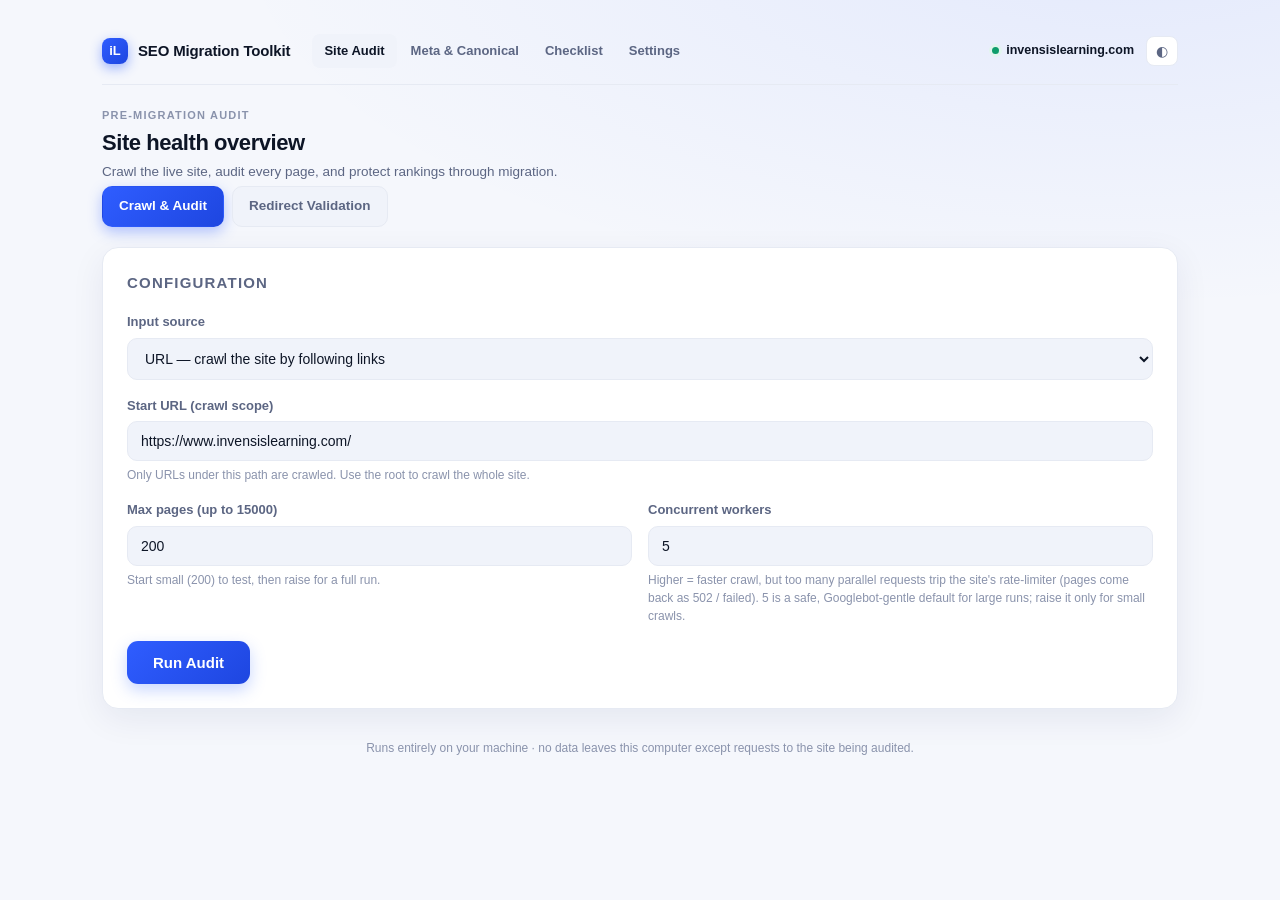
<file: templates/index.html>
<!DOCTYPE html>
<html lang="en">
<head>
<meta charset="UTF-8">
<meta name="viewport" content="width=device-width, initial-scale=1">
<title>SEO Pre-Migration Audit Tool</title>
<link rel="stylesheet" href="/static/app.css">
<style>
  /* page-specific styles — palette, chrome & components come from app.css */
  .wrap{max-width:1120px;margin:0 auto;padding:22px 22px 70px}
  .topnav{display:flex;align-items:center;gap:8px;margin-bottom:26px;padding-bottom:16px;border-bottom:1px solid var(--line)}
  .topnav .brand{font-weight:800;font-size:14px;letter-spacing:-.01em;margin-right:14px;color:var(--ink)}
  .navlink{font-size:13px;font-weight:600;color:var(--muted);text-decoration:none;padding:7px 14px;border-radius:9px;transition:.12s}
  .navlink:hover{color:var(--ink);background:var(--card2)}
  .navlink.active{color:#fff;background:linear-gradient(135deg,var(--brand),var(--brand2))}
  .subtabs{display:flex;gap:8px;margin:0 0 20px;flex-wrap:wrap}
  .subtab{font-size:13.5px;font-weight:700;padding:9px 16px;border-radius:10px;text-decoration:none;
    color:var(--muted);background:var(--card2);border:1px solid var(--line)}
  .subtab:hover{color:var(--ink)}
  .subtab.active{color:#fff;background:linear-gradient(135deg,var(--brand),var(--brand2));border-color:transparent}
  header h1{font-size:26px;margin:0 0 4px;letter-spacing:-.02em}
  header p{color:var(--muted);margin:0 0 24px;font-size:14px}
  .badge{display:inline-block;background:var(--card2);color:var(--brand);
    padding:2px 10px;border-radius:20px;font-size:12px;font-weight:600;margin-left:8px}
  .card{background:var(--card);border:1px solid var(--line);border-radius:16px;
    padding:24px;margin-bottom:20px;box-shadow:var(--shadow)}
  .card h2{font-size:15px;margin:0 0 18px;color:var(--muted);text-transform:uppercase;
    letter-spacing:.08em;font-weight:700}
  label{display:block;font-size:13px;color:var(--muted);margin:0 0 6px;font-weight:600}
  input[type=text],input[type=number]{width:100%;background:var(--card2);
    border:1px solid var(--line);color:var(--ink);border-radius:10px;
    padding:11px 13px;font-size:14px;outline:none}
  input:focus{border-color:var(--brand);background:#fff;box-shadow:0 0 0 3px rgba(58,107,255,.12)}
  .modesel,textarea{width:100%;background:var(--card2);border:1px solid var(--line);color:var(--ink);
    border-radius:10px;padding:11px 13px;font-size:14px;outline:none;font-family:inherit;transition:.12s}
  .modesel:focus,textarea:focus{border-color:var(--brand);background:#fff;box-shadow:0 0 0 3px rgba(58,107,255,.12)}
  input[type=file]{font-size:13px;color:var(--muted);padding:8px 0}
  .row{display:grid;grid-template-columns:1fr 1fr;gap:16px;margin-bottom:16px}
  .row3{display:grid;grid-template-columns:1fr 1fr;gap:16px}
  .full{grid-column:1/-1}
  .check{display:flex;align-items:center;gap:10px;background:var(--card2);
    border:1px solid var(--line);border-radius:10px;padding:12px 14px;cursor:pointer}
  .check input{width:18px;height:18px;accent-color:var(--brand)}
  .check span{font-size:13px}
  .hint{font-size:12px;color:var(--grey);margin-top:5px}
  .btn{background:linear-gradient(135deg,var(--brand),var(--brand2));color:#fff;
    border:none;border-radius:11px;padding:13px 26px;font-size:15px;font-weight:700;
    cursor:pointer;transition:.15s;box-shadow:0 6px 16px rgba(58,107,255,.28)}
  .btn:hover{transform:translateY(-1px)}
  /* health hero dashboard */
  .hero{display:grid;grid-template-columns:auto 1fr;gap:22px;align-items:center}
  @media(max-width:640px){.hero{grid-template-columns:1fr}}
  .gauge{width:132px;height:132px}.gauge text{fill:var(--ink)}
  .gaugeLbl{text-align:center;font-size:11px;color:var(--muted);margin-top:2px;font-weight:600}
  .distrib{height:14px;border-radius:8px;overflow:hidden;display:flex;background:var(--card2);margin-bottom:8px}
  .distrib i{height:100%}.distrib .p{background:var(--green)}.distrib .f{background:var(--red)}
  .distLbl{display:flex;gap:16px;font-size:12.5px;color:var(--muted);margin-bottom:6px;flex-wrap:wrap}
  .distLbl b{color:var(--ink)}
  .fix{display:flex;flex-direction:column;gap:8px}
  .fixrow{display:flex;align-items:center;gap:12px;background:var(--card2);border:1px solid var(--line);border-radius:11px;padding:11px 14px;font-size:13.5px}
  .fixrow .cnt{font-weight:800;font-size:18px;min-width:34px}
  .fixrow.crit{border-left:4px solid var(--red)}.fixrow.crit .cnt{color:var(--red)}
  .fixrow.high{border-left:4px solid var(--amber)}.fixrow.high .cnt{color:var(--amber)}
  .fixrow.med{border-left:4px solid var(--brand)}.fixrow.med .cnt{color:var(--brand)}
  .fixrow.low{border-left:4px solid var(--grey)}.fixrow.low .cnt{color:var(--grey)}
  .fixrow.ok{border-left:4px solid var(--green)}.fixrow.ok .cnt{color:var(--green)}
  .btn:disabled{opacity:.5;cursor:not-allowed;transform:none}
  .btn.ghost{background:var(--card2);box-shadow:none;color:var(--muted)}
  .btn.green{background:linear-gradient(135deg,#37c98a,#25a06c);box-shadow:0 6px 18px rgba(55,201,138,.4)}
  .actions{display:flex;gap:12px;align-items:center;flex-wrap:wrap}
  #panel{display:none}
  .bar{height:10px;background:var(--card2);border-radius:8px;overflow:hidden;margin:14px 0}
  .bar>i{display:block;height:100%;width:0;background:linear-gradient(90deg,var(--brand),var(--green));
    transition:width .3s}
  .stat-grid{display:grid;grid-template-columns:repeat(4,1fr);gap:14px;margin-top:8px}
  .stat{background:var(--card2);border:1px solid var(--line);border-radius:12px;padding:16px;text-align:center}
  .stat b{display:block;font-size:26px;letter-spacing:-.02em}
  .stat small{color:var(--muted);font-size:12px}
  .stat.green b{color:var(--green)} .stat.red b{color:var(--red)}
  .phase{font-size:13px;color:var(--muted);display:flex;align-items:center;gap:8px}
  .dot{width:9px;height:9px;border-radius:50%;background:var(--brand);animation:pulse 1s infinite}
  @keyframes pulse{0%,100%{opacity:.4}50%{opacity:1}}
  .cur{font-size:12px;color:var(--grey);word-break:break-all;margin-top:6px;min-height:16px}
  .sev{display:grid;grid-template-columns:repeat(4,1fr);gap:10px;margin-top:14px}
  .sev div{border-radius:10px;padding:12px;text-align:center;font-weight:700}
  .sev .c{background:rgba(255,107,122,.15);color:var(--red)}
  .sev .h{background:rgba(255,180,84,.15);color:var(--amber)}
  .sev .m{background:rgba(91,140,255,.15);color:var(--brand)}
  .sev .l{background:rgba(138,151,184,.15);color:var(--grey)}
  .sev small{display:block;font-weight:500;font-size:11px;opacity:.8;margin-top:3px}
  .err{background:rgba(255,107,122,.12);border:1px solid var(--red);color:#ffb3bb;
    padding:12px 14px;border-radius:10px;font-size:13px;margin-top:12px;display:none}
  .foot{color:var(--grey);font-size:12px;text-align:center;margin-top:30px}

  /* ---- results explorer ---- */
  #results{display:none;margin-top:22px}
  .resSummary{display:flex;flex-wrap:wrap;gap:10px;margin-bottom:16px}
  .resSummary .box{flex:1;min-width:120px;background:var(--card2);border:1px solid var(--line);
    border-radius:11px;padding:14px 16px;text-align:center}
  .resSummary .box b{display:block;font-size:24px;letter-spacing:-.02em}
  .resSummary .box small{color:var(--muted);font-size:12px}
  .resSummary .box.total b{color:var(--brand)}
  .resSummary .box.clear b{color:var(--green)}
  .resSummary .box.issue b{color:var(--red)}
  .usub{display:flex;flex-wrap:wrap;gap:6px 14px;padding:0 15px 11px 60px;font-size:12px;color:var(--muted)}
  .usub .cc{color:var(--ink);font-weight:600}
  .usub .warn{color:var(--amber)}
  .canon{font-weight:700}
  .canon.ok{color:var(--green)} .canon.mismatch{color:var(--amber)} .canon.missing{color:var(--red)}
  .filterbar{display:flex;gap:10px;flex-wrap:wrap;align-items:center;margin-bottom:14px}
  .filterbar input[type=text]{flex:1;min-width:180px}
  .filterbar select{background:var(--card2);border:1px solid var(--line);color:var(--ink);
    border-radius:10px;padding:11px 13px;font-size:13px;outline:none;cursor:pointer}
  .rcount{font-size:12px;color:var(--muted);margin-left:auto;white-space:nowrap}
  .urow{display:block;text-decoration:none;color:inherit;border:1px solid var(--line);
    border-radius:11px;margin-bottom:8px;overflow:hidden;background:var(--card);transition:.12s}
  .urow:hover{border-color:var(--brand);box-shadow:0 2px 10px rgba(58,107,255,.12)}
  .uhead{display:flex;align-items:center;gap:12px;padding:13px 15px;cursor:pointer}
  .num{color:var(--grey);font-size:12px;width:34px;flex-shrink:0;text-align:right;font-variant-numeric:tabular-nums}
  .pill{font-size:11px;font-weight:700;padding:3px 9px;border-radius:20px;flex-shrink:0}
  .st-ok{background:rgba(55,201,138,.16);color:var(--green)}
  .st-warn{background:rgba(255,180,84,.16);color:var(--amber)}
  .st-err{background:rgba(255,107,122,.16);color:var(--red)}
  .v-clear{background:rgba(55,201,138,.16);color:var(--green)}
  .v-issues{background:rgba(255,107,122,.16);color:var(--red)}
  .v-top{background:linear-gradient(135deg,#f6c745,#e0a010);color:#3a2c00;box-shadow:0 0 0 1px rgba(246,199,69,.4)}
  .gscbox{display:flex;flex-wrap:wrap;gap:8px 18px;font-size:12px;background:rgba(246,199,69,.08);
    border:1px solid rgba(246,199,69,.3);border-radius:8px;padding:9px 12px;margin-bottom:12px}
  .gscbox b{color:#b8860b}
  .uurl{flex:1;font-size:13px;word-break:break-all;color:var(--ink);display:flex;flex-direction:column;gap:1px}
  .upath{font-weight:600;font-size:13.5px}
  .udom{font-size:11px;color:var(--grey);font-weight:400}
  .caret{color:var(--grey);flex-shrink:0;transition:.15s}
  .urow.open .caret{transform:rotate(90deg)}
  .udetail{display:none;border-top:1px solid var(--line);padding:14px;background:var(--card)}
  .urow.open .udetail{display:block}
  .metaline{display:flex;flex-wrap:wrap;gap:8px 18px;font-size:12px;color:var(--muted);
    margin-bottom:14px;padding-bottom:12px;border-bottom:1px dashed var(--line)}
  .metaline b{color:var(--ink);font-weight:600}
  .clearmsg{color:var(--green);font-weight:700;font-size:14px;display:flex;align-items:center;gap:8px}
  .issue{border-left:3px solid var(--line);padding:10px 0 10px 14px;margin-bottom:12px}
  .issue.Critical{border-color:var(--red)} .issue.High{border-color:var(--amber)}
  .issue.Medium{border-color:var(--brand)} .issue.Low{border-color:var(--grey)}
  .ihead{display:flex;align-items:center;gap:9px;margin-bottom:6px;flex-wrap:wrap}
  .sevchip{font-size:10px;font-weight:800;padding:2px 8px;border-radius:5px;text-transform:uppercase;letter-spacing:.03em}
  .sevchip.Critical{background:var(--red);color:#fff} .sevchip.High{background:var(--amber);color:#000}
  .sevchip.Medium{background:var(--brand);color:#fff} .sevchip.Low{background:var(--grey);color:#fff}
  .icheck{font-weight:700;font-size:13px}
  .idetail{font-size:13px;color:var(--ink);margin:3px 0}
  .imeta{font-size:12px;margin:4px 0}
  .imeta .k{color:var(--muted);font-weight:600;margin-right:5px}
  .imeta.loc{color:var(--grey);font-family:ui-monospace,monospace;font-size:11px}
  .imeta.fix .k{color:var(--green)} .imeta.why .k{color:var(--brand)}
</style>
</head>
<body>
<div class="wrap">
  <div class="top">
    <div class="logo"><span class="mark">iL</span> SEO Migration Toolkit</div>
    <nav class="nav">
      <a class="on" href="/">Site Audit</a>
      <a href="/meta">Meta &amp; Canonical</a>
      <a href="/checklist">Checklist</a>
      <a href="/settings">Settings</a>
    </nav>
    <div class="right">
      <span class="prop"><span class="live"></span> <b>invensislearning.com</b></span>
      <button class="tgl" id="themeTgl" title="Toggle light / dark">◐</button>
    </div>
  </div>

  <div class="eyebrow">Pre-migration audit</div>
  <h1>Site health overview</h1>
  <p class="sub">Crawl the live site, audit every page, and protect rankings through migration.</p>

  <div class="subtabs">
    <a class="subtab active" href="/">Crawl &amp; Audit</a>
    <a class="subtab" href="/redirects">Redirect Validation</a>
  </div>

  <div class="card" id="config">
    <h2>Configuration</h2>
    <div class="row">
      <div class="full">
        <label>Input source</label>
        <select id="input_mode" class="modesel">
          <option value="url">URL — crawl the site by following links</option>
          <option value="sitemap">XML sitemap — audit every URL in a sitemap</option>
          <option value="csv">CSV upload — audit a list of URLs from a file</option>
          <option value="paste">Paste URLs — audit a pasted list</option>
        </select>
      </div>
    </div>
    <div class="row in-src" id="in_url">
      <div class="full">
        <label>Start URL (crawl scope)</label>
        <input type="text" id="start_url" value="https://www.invensislearning.com/">
        <div class="hint">Only URLs under this path are crawled. Use the root to crawl the whole site.</div>
      </div>
    </div>
    <div class="row in-src" id="in_sitemap" style="display:none">
      <div class="full">
        <label>Sitemap URL</label>
        <input type="text" id="sitemap_url" placeholder="https://www.invensislearning.com/sitemap.xml">
        <div class="hint">Every URL in the sitemap (and any child sitemaps) is audited — no crawling.</div>
      </div>
    </div>
    <div class="row in-src" id="in_csv" style="display:none">
      <div class="full">
        <label>CSV / text file of URLs</label>
        <input type="file" id="csv_file" accept=".csv,.txt">
        <div class="hint" id="csv_info">One URL per row (or a column containing URLs). Parsed in your browser.</div>
      </div>
    </div>
    <div class="row in-src" id="in_paste" style="display:none">
      <div class="full">
        <label>Paste URLs (one per line)</label>
        <textarea id="paste_urls" rows="6" placeholder="https://www.invensislearning.com/blog/...
https://www.invensislearning.com/pmp-certification-training/"></textarea>
      </div>
    </div>
    <div class="row">
      <div>
        <label>Max pages (up to 15000)</label>
        <input type="number" id="max_pages" value="200" min="1" max="15000">
        <div class="hint">Start small (200) to test, then raise for a full run.</div>
      </div>
      <div>
        <label>Concurrent workers</label>
        <input type="number" id="workers" value="5" min="1" max="32">
        <div class="hint">Higher = faster crawl, but too many parallel requests trip the site's rate-limiter (pages come back as 502 / failed). 5 is a safe, Googlebot-gentle default for large runs; raise it only for small crawls.</div>
      </div>
    </div>
    <!-- GSC option hidden for now (code kept for later) -->
    <div class="row" id="gscrow" style="display:none">
      <label class="check full">
        <input type="checkbox" id="include_gsc">
        <span>Include Google Search Console data (flags top pages by clicks/impressions).</span>
      </label>
    </div>
    <div class="row" style="display:none">
      <div class="full">
        <label>GSC data source</label>
        <input type="file" id="gsc_csv" accept=".csv">
        <div class="hint" id="gsc_csv_info"></div>
        <input type="file" id="gsc_csv_12" accept=".csv">
        <div class="hint" id="gsc_csv_12_info"></div>
      </div>
    </div>
    <div class="actions">
      <button class="btn" id="runBtn">Run Audit</button>
      <button class="btn ghost" id="stopBtn" style="display:none">Stop</button>
    </div>
    <div class="err" id="cfgErr"></div>
  </div>

  <div class="card" id="panel">
    <h2>Progress</h2>
    <div class="phase"><span class="dot" id="dot"></span><span id="phaseTxt">Starting…</span></div>
    <div class="bar"><i id="barFill"></i></div>
    <div class="stat-grid">
      <div class="stat"><b id="sCrawled">0</b><small>Pages crawled</small></div>
      <div class="stat"><b id="sFound">0</b><small>URLs discovered</small></div>
      <div class="stat green"><b id="sClear">–</b><small>Clear pages</small></div>
      <div class="stat red"><b id="sIssues">–</b><small>Total issues</small></div>
    </div>
    <div class="cur" id="curUrl"></div>

    <div id="sevWrap" style="display:none">
      <div class="sev">
        <div class="c"><span id="svC">0</span><small>Critical</small></div>
        <div class="h"><span id="svH">0</span><small>High</small></div>
        <div class="m"><span id="svM">0</span><small>Medium</small></div>
        <div class="l"><span id="svL">0</span><small>Low</small></div>
      </div>
    </div>

    <div class="err" id="runErr"></div>
    <span class="hint" id="gscNote"></span>

    <div id="results">
      <div class="card" style="box-shadow:none;border:1px solid var(--line);margin:0 0 16px;background:linear-gradient(180deg,#fff,#fafbff)">
        <div class="hero">
          <div>
            <svg class="gauge" viewBox="0 0 132 132" width="132" height="132">
              <circle cx="66" cy="66" r="56" fill="none" stroke="var(--card2)" stroke-width="13"/>
              <circle id="gaugeArc" cx="66" cy="66" r="56" fill="none" stroke="var(--green)" stroke-width="13"
                stroke-linecap="round" stroke-dasharray="351.9" stroke-dashoffset="351.9" transform="rotate(-90 66 66)" style="transition:stroke-dashoffset .5s,stroke .3s"/>
              <text id="gaugeNum" x="66" y="70" text-anchor="middle" font-size="34" font-weight="800">–</text>
              <text x="66" y="90" text-anchor="middle" font-size="10" fill="#8a93ab">/ 100</text>
            </svg>
            <div class="gaugeLbl" id="gaugeLbl">SEO health</div>
          </div>
          <div style="min-width:0">
            <div class="distrib" id="distrib"></div>
            <div class="distLbl" id="distLbl"></div>
            <div class="fix" id="fix" style="margin-top:10px"></div>
          </div>
        </div>
      </div>
      <div class="resSummary" id="resSummary"></div>
      <div class="filterbar">
        <input type="text" id="fSearch" placeholder="Search URL or issue…">
        <select id="fVerdict">
          <option value="all">All pages</option>
          <option value="ISSUES">Only with issues</option>
          <option value="CLEAR">Only clear</option>
          <option value="TOP">Only top pages (GSC)</option>
        </select>
        <select id="fSeverity">
          <option value="all">Any severity</option>
          <option value="Critical">Has Critical</option>
          <option value="High">Has High</option>
          <option value="Medium">Has Medium</option>
          <option value="Low">Has Low</option>
        </select>
        <select id="fSort">
          <option value="issues">Sort: most issues</option>
          <option value="clicks">Sort: most GSC clicks</option>
          <option value="url">Sort: URL A–Z</option>
          <option value="status">Sort: status code</option>
        </select>
        <select id="fGscPeriod" style="display:none" title="GSC traffic period">
          <option value="90">GSC: last 3 months</option>
          <option value="365">GSC: last 12 months</option>
        </select>
        <span class="rcount" id="rCount"></span>
      </div>
      <div id="urlList"></div>
    </div>
  </div>

  <div class="foot">Runs entirely on your machine · no data leaves this computer except requests to the site being audited.</div>
</div>

<script>
const $ = id => document.getElementById(id);
let jobId = null, poll = null;

// ---- input source switching + CSV parsing ----
let csvUrls = [];
$("input_mode").addEventListener("change", () => {
  const m = $("input_mode").value;
  document.querySelectorAll(".in-src").forEach(el => el.style.display = "none");
  $("in_" + m).style.display = "";
});
function extractUrls(text){
  // pull every http(s) URL out of the text (handles CSV, TSV, or plain lists)
  const found = text.match(/https?:\/\/[^\s,"'<>]+/g) || [];
  return [...new Set(found.map(u => u.replace(/[)>\].,;]+$/, "")))];
}
$("csv_file").addEventListener("change", e => {
  const f = e.target.files[0];
  if(!f) return;
  const reader = new FileReader();
  reader.onload = () => {
    csvUrls = extractUrls(reader.result);
    $("csv_info").textContent = csvUrls.length + " URL(s) found in " + f.name;
  };
  reader.readAsText(f);
});

// ---- GSC CSV export parsing (works with no API/login) ----
let gscRows = [], gscRows12 = [];
function csvToRows(text){
  const rows=[]; let row=[], field="", q=false;
  for(let i=0;i<text.length;i++){
    const c=text[i];
    if(q){ if(c==='"'){ if(text[i+1]==='"'){field+='"';i++;} else q=false; } else field+=c; }
    else if(c==='"') q=true;
    else if(c===",") { row.push(field); field=""; }
    else if(c==="\n"){ row.push(field); rows.push(row); row=[]; field=""; }
    else if(c!=="\r") field+=c;
  }
  if(field.length||row.length){ row.push(field); rows.push(row); }
  return rows;
}
function parseGsc(text){
  const rows = csvToRows(text);
  if(!rows.length) return [];
  const h = rows[0].map(x=>x.toLowerCase().trim());
  const find = (...keys)=> h.findIndex(x=>keys.some(k=>x.includes(k)));
  let iU=find("page","url","landing","address"), iC=find("click"),
      iI=find("impress"), iR=find("ctr"), iP=find("position");
  const num = s => parseFloat(String(s||"").replace(/[,%\s]/g,""))||0;
  const out=[];
  for(let i=1;i<rows.length;i++){
    const r=rows[i]; if(!r) continue;
    let u = (iU>=0? r[iU] : r[0]) || "";
    u=u.trim();
    if(!/https?:\/\//.test(u)) continue;   // only real URLs
    out.push([u, num(r[iC]), num(r[iI]), num(r[iR]), num(r[iP])]);
  }
  return out;
}
function hookGsc(inputId, infoId, store){
  $(inputId).addEventListener("change", e=>{
    const f=e.target.files[0]; if(!f) return;
    const rd=new FileReader();
    rd.onload=()=>{ const rows=parseGsc(rd.result); store(rows);
      $(infoId).textContent = rows.length
        ? rows.length+" pages with data loaded from "+f.name
        : "No URL rows found — make sure it's the GSC Pages export (with a page/URL column)."; };
    rd.readAsText(f);
  });
}
hookGsc("gsc_csv","gsc_csv_info", r=>gscRows=r);
hookGsc("gsc_csv_12","gsc_csv_12_info", r=>gscRows12=r);

$("runBtn").onclick = async () => {
  $("cfgErr").style.display = "none";
  const mode = $("input_mode").value;
  const body = {
    input_mode: mode,
    max_pages: $("max_pages").value,
    workers: $("workers").value,
    include_gsc: $("include_gsc").checked,
  };
  if(mode === "url"){ body.start_url = $("start_url").value; }
  else if(mode === "sitemap"){ body.sitemap_url = $("sitemap_url").value; }
  else if(mode === "csv"){
    if(!csvUrls.length){ $("cfgErr").textContent = "Upload a CSV/text file with URLs first."; $("cfgErr").style.display="block"; return; }
    body.url_list = csvUrls;
  }
  else if(mode === "paste"){ body.url_list = extractUrls($("paste_urls").value); }
  // uploaded GSC CSV takes priority over the live API (works with no login)
  if(gscRows.length){ body.gsc_upload = gscRows; body.include_gsc = true; }
  if(gscRows12.length){ body.gsc_upload_12 = gscRows12; }
  const r = await fetch("/api/start", {method:"POST",headers:{"Content-Type":"application/json"},body:JSON.stringify(body)});
  const j = await r.json();
  if (j.error){ $("cfgErr").textContent = j.error; $("cfgErr").style.display="block"; return; }
  jobId = j.job_id;
  sessionStorage.setItem("lastJob", jobId);   // remember immediately so leaving & returning resumes
  $("runBtn").disabled = true;
  $("stopBtn").style.display = "inline-block";
  $("panel").style.display = "block";
  $("results").style.display = "none";
  $("sevWrap").style.display = "none";
  $("urlList").innerHTML = "";
  $("panel").scrollIntoView({behavior:"smooth"});
  poll = setInterval(tick, 800);
};

$("stopBtn").onclick = async () => {
  if(jobId) await fetch("/api/stop/"+jobId,{method:"POST"});
};

const PHASES = {starting:"Starting…",sitemap:"Reading sitemap…",crawling:"Fetching & auditing pages…",
  auditing:"Auditing on-page SEO…",gsc:"Fetching Search Console data…",report:"Building report…",
  complete:"Audit complete ✓",stopped:"Stopped",error:"Error"};

async function tick(){
  const r = await fetch("/api/progress/"+jobId);
  const p = await r.json();
  $("phaseTxt").textContent = PHASES[p.phase] || p.phase;
  $("sCrawled").textContent = p.crawled;
  $("sFound").textContent = p.found;
  $("curUrl").textContent = p.current ? "→ " + p.current : "";
  const pct = p.found ? Math.min(100, Math.round(p.crawled/Math.max(p.found,1)*100)) : 5;
  $("barFill").style.width = (p.done?100:pct) + "%";

  if (p.summary){
    $("sClear").textContent = p.summary.pages_clear;
    $("sIssues").textContent = p.summary.total_issues;
    const s = p.summary.by_severity;
    $("svC").textContent=s.Critical||0; $("svH").textContent=s.High||0;
    $("svM").textContent=s.Medium||0; $("svL").textContent=s.Low||0;
    $("sevWrap").style.display="block";
  }
  if (p.error){
    $("runErr").textContent = "Error: " + p.error;
    $("runErr").style.display = "block";
  }
  if (p.gsc_error){
    $("gscNote").textContent = "GSC skipped: " + p.gsc_error;
  }
  if (p.done){
    clearInterval(poll);
    $("dot").style.animation="none";
    $("runBtn").disabled = false;
    $("stopBtn").style.display = "none";
    await loadResults();
  }
}

// ---------- results explorer ----------
let PAGES = [], ISSUES = {}, GSC = {}, GSC_90 = {}, GSC_365 = {};
const SEV_RANK = {Critical:0, High:1, Medium:2, Low:3};

function esc(s){return (s==null?"":String(s)).replace(/[&<>"]/g,c=>({"&":"&amp;","<":"&lt;",">":"&gt;",'"':"&quot;"}[c]));}
function gscKey(u){return (u||"").replace(/\/$/,"");}
function gscOf(p){return GSC[gscKey(p.url)] || null;}
function nfmt(n){return (n||0).toLocaleString();}

// ---- health dashboard ----
const HC=351.9;
function renderHealth(s){
  const sc=(s.health_score!=null)?s.health_score:100;
  const col=sc>=80?"var(--green)":(sc>=50?"var(--amber)":"var(--red)");
  $("gaugeArc").style.strokeDashoffset=HC*(1-sc/100);$("gaugeArc").style.stroke=col;
  $("gaugeNum").textContent=sc;$("gaugeNum").setAttribute("fill",sc>=80?"#12a06a":sc>=50?"#d98a00":"#e0475a");
  $("gaugeLbl").textContent=sc>=80?"Healthy":(sc>=50?"Needs work":"Poor");
  const tot=s.pages_crawled||1,pw=Math.round((s.pages_clear||0)/tot*100),fw=100-pw;
  $("distrib").innerHTML='<i class="p" style="width:'+pw+'%"></i><i class="f" style="width:'+fw+'%"></i>';
  $("distLbl").innerHTML='<span><b>'+nfmt(s.pages_clear)+'</b> clear</span><span><b>'+nfmt(s.pages_with_issues)+'</b> with issues</span><span><b>'+nfmt(s.total_issues)+'</b> total issues</span>';
  const bs=s.by_severity||{};const F=[];
  if(bs.Critical)F.push(["crit","Critical",bs.Critical,"Critical — fix before migration"]);
  if(bs.High)F.push(["high","High",bs.High,"High-priority issues"]);
  if(bs.Medium)F.push(["med","Medium",bs.Medium,"Medium issues"]);
  if(bs.Low)F.push(["low","Low",bs.Low,"Low / hygiene issues"]);
  if(!F.length)F.push(["ok","","✓","All pages clear"]);
  $("fix").innerHTML=F.map(([c,sev,n,t])=>'<div class="fixrow '+c+'"><span class="cnt">'+nfmt(n)+'</span><span>'+t+'</span>'
    +(sev?'<span style="margin-left:auto;color:var(--brand);font-weight:600;cursor:pointer" onclick="jumpSev(\''+sev+'\')">view →</span>':'')+'</div>').join("");
}
function jumpSev(sev){$("fVerdict").value="ISSUES";$("fSeverity").value=sev;render();$("urlList").scrollIntoView({behavior:"smooth"});}

async function loadResults(){
  const r = await fetch("/api/results/"+jobId);
  if(!r.ok){ sessionStorage.removeItem("lastJob"); return false; }
  const d = await r.json();
  if(!d.pages || !d.pages.length){ return false; }
  PAGES = d.pages || [];
  ISSUES = d.issues_by_url || {};
  GSC_90 = d.gsc_map_90 || d.gsc_map || {};
  GSC_365 = d.gsc_map_365 || {};
  GSC = ($("fGscPeriod") && $("fGscPeriod").value === "365") ? GSC_365 : GSC_90;

  // populate the summary panel (works for live completion AND restore-on-back)
  if(d.summary){
    $("sCrawled").textContent = d.summary.pages_crawled;
    $("sFound").textContent = d.summary.pages_crawled;
    $("sClear").textContent = d.summary.pages_clear;
    $("sIssues").textContent = d.summary.total_issues;
    const s = d.summary.by_severity || {};
    $("svC").textContent=s.Critical||0; $("svH").textContent=s.High||0;
    $("svM").textContent=s.Medium||0; $("svL").textContent=s.Low||0;
    $("sevWrap").style.display="block";
    const totalFound = d.summary.total_found || d.summary.pages_crawled;
    const smap = d.summary.sitemap_scope || 0;
    $("resSummary").innerHTML =
      (smap ? '<div class="box"><b>'+nfmt(smap)+'</b><small>URLs in sitemap</small></div>' : '')
      + '<div class="box total"><b>'+nfmt(totalFound)+'</b><small>Total URLs found</small></div>'
      + '<div class="box"><b>'+nfmt(d.summary.pages_crawled)+'</b><small>URLs audited</small></div>'
      + '<div class="box clear"><b>'+nfmt(d.summary.pages_clear)+'</b><small>Clear pages</small></div>'
      + '<div class="box issue"><b>'+nfmt(d.summary.total_issues)+'</b><small>Total issues</small></div>';
    renderHealth(d.summary);
  }
  $("phaseTxt").textContent = "Audit complete ✓";
  $("dot").style.animation = "none";
  $("barFill").style.width = "100%";

  // show the GSC sort/filter only when we actually have data
  const hasGsc = Object.keys(GSC_90).length > 0 || Object.keys(GSC_365).length > 0;
  $("fSort").querySelector('option[value=clicks]').style.display = hasGsc ? "" : "none";
  $("fVerdict").querySelector('option[value=TOP]').style.display = hasGsc ? "" : "none";
  $("fGscPeriod").style.display = hasGsc ? "" : "none";
  if (hasGsc && $("fSort").value !== "clicks") $("fSort").value = "clicks";

  sessionStorage.setItem("lastJob", jobId);   // remember for back navigation
  $("panel").style.display = "block";
  $("results").style.display = "block";
  render();
  return true;
}

function statusClass(s){ if(s>=200&&s<300)return"st-ok"; if(s>=300&&s<400)return"st-warn"; return"st-err"; }

function render(){
  const q = $("fSearch").value.toLowerCase().trim();
  const fv = $("fVerdict").value;
  const fs = $("fSeverity").value;
  const sort = $("fSort").value;

  let list = PAGES.filter(p=>{
    if(fv==="TOP"){ if(!gscOf(p)) return false; }
    else if(fv!=="all" && p.verdict!==fv) return false;
    const iss = ISSUES[p.url] || [];
    if(fs!=="all" && !iss.some(i=>i.severity===fs)) return false;
    if(q){
      const inUrl = (p.url||"").toLowerCase().includes(q);
      const inIss = iss.some(i=>(i.check+" "+i.detail).toLowerCase().includes(q));
      const inTitle = (p.title||"").toLowerCase().includes(q);
      if(!inUrl && !inIss && !inTitle) return false;
    }
    return true;
  });

  list.sort((a,b)=>{
    if(sort==="url") return (a.url>b.url?1:-1);
    if(sort==="status") return (b.status||0)-(a.status||0);
    if(sort==="clicks") return ((gscOf(b)||{}).clicks||0)-((gscOf(a)||{}).clicks||0);
    return (b.issue_count||0)-(a.issue_count||0); // most issues first
  });

  $("rCount").textContent = list.length+" of "+PAGES.length+" pages";

  $("urlList").innerHTML = list.map((p,idx)=>{
    const g = gscOf(p);
    const verdictPill = p.verdict==="CLEAR"
      ? '<span class="pill v-clear">CLEAR</span>'
      : '<span class="pill v-issues">'+p.issue_count+' issue'+(p.issue_count>1?'s':'')+'</span>';
    const topPill = g
      ? '<span class="pill v-top" title="Top page in Search Console — preserve its URL & rankings">★ TOP #'+g.rank+' · '+nfmt(g.clicks)+' clicks</span>'
      : '';
    const href = "/page?job="+encodeURIComponent(jobId)+"&url="+encodeURIComponent(p.url);
    // character-count chips (color a value amber when outside the recommended range)
    const tCls = (p.title_len>=30 && p.title_len<=60) ? "cc" : "cc warn";
    const dCls = (p.meta_desc_len>=70 && p.meta_desc_len<=160) ? "cc" : "cc warn";
    const cs = p.canonical_status || "missing";
    const canonTxt = cs==="ok" ? "Canonical ✓" : (cs==="mismatch" ? "Canonical ≠" : "Canonical ✗");
    // split URL into readable path + muted domain (landing-page clarity)
    let path = p.url, dom = "";
    try { const u = new URL(p.url); dom = u.host; path = u.pathname + u.search; } catch(e){}
    const clicks = g ? '<span>GSC <span class="cc">'+nfmt(g.clicks)+' clk</span></span>' : '';
    const broken = p.broken_links ? '<span class="warn">'+p.broken_links+' broken link'+(p.broken_links>1?'s':'')+'</span>' : '';
    const noflw = p.internal_nofollow ? '<span class="warn">'+p.internal_nofollow+' int nofollow</span>' : '';
    const schema = '<span class="'+(p.has_schema?'cc':'warn')+'">Schema '+(p.has_schema?'✓':'✗')+'</span>';
    const sub = '<div class="usub">'
      + '<span>Title <span class="'+tCls+'">'+p.title_len+'</span></span>'
      + '<span>Desc <span class="'+dCls+'">'+p.meta_desc_len+'</span></span>'
      + '<span>H1 <span class="cc">'+p.h1_count+'</span></span>'
      + '<span class="canon '+cs+'">'+canonTxt+'</span>'
      + schema
      + '<span>Links <span class="cc">'+p.internal_links+'i/'+p.external_links+'e</span></span>'
      + broken + noflw + clicks + '</div>';
    return '<a class="urow" href="'+href+'">'
      + '<div class="uhead">'
      + '<span class="num">'+(idx+1)+'</span>'
      + '<span class="pill '+statusClass(p.status)+'">'+p.status+'</span>'
      + verdictPill
      + topPill
      + '<span class="uurl"><b class="upath">'+esc(path)+'</b><span class="udom">'+esc(dom)+'</span></span>'
      + '<span class="caret">›</span></div>'
      + sub + '</a>';
  }).join("") || '<div class="hint">No pages match the current filters.</div>';
}

["fSearch","fVerdict","fSeverity","fSort"].forEach(id=>{
  const el=$(id); el.addEventListener(id==="fSearch"?"input":"change", render);
});

// switch GSC traffic period (last 3 months / last 28 days)
$("fGscPeriod").addEventListener("change", ()=>{
  GSC = $("fGscPeriod").value === "365" ? GSC_365 : GSC_90;
  render();
});

// restore the last audit when returning — resume live polling if it's still running
(async function restoreLastAudit(){
  const j = sessionStorage.getItem("lastJob");
  if(!j) return;
  jobId = j;
  let p;
  try{
    const r = await fetch("/api/progress/"+jobId);
    if(!r.ok){ sessionStorage.removeItem("lastJob"); return; }
    p = await r.json();
  }catch(e){ sessionStorage.removeItem("lastJob"); return; }
  $("panel").style.display = "block";
  if(p.done){
    await loadResults();
  } else {
    // the crawl is still running on the server — reconnect and keep showing progress
    $("runBtn").disabled = true;
    $("stopBtn").style.display = "inline-block";
    poll = setInterval(tick, 800);
  }
})();

// theme toggle (persisted)
(function(){
  const r=document.documentElement, K="tk-theme", saved=localStorage.getItem(K);
  if(saved) r.setAttribute("data-theme",saved);
  const b=document.getElementById("themeTgl");
  if(b) b.onclick=()=>{const cur=r.getAttribute("data-theme")||(matchMedia("(prefers-color-scheme:dark)").matches?"dark":"light");
    const nxt=cur==="dark"?"light":"dark";r.setAttribute("data-theme",nxt);localStorage.setItem(K,nxt);};
})();
</script>
</body>
</html>
</file>
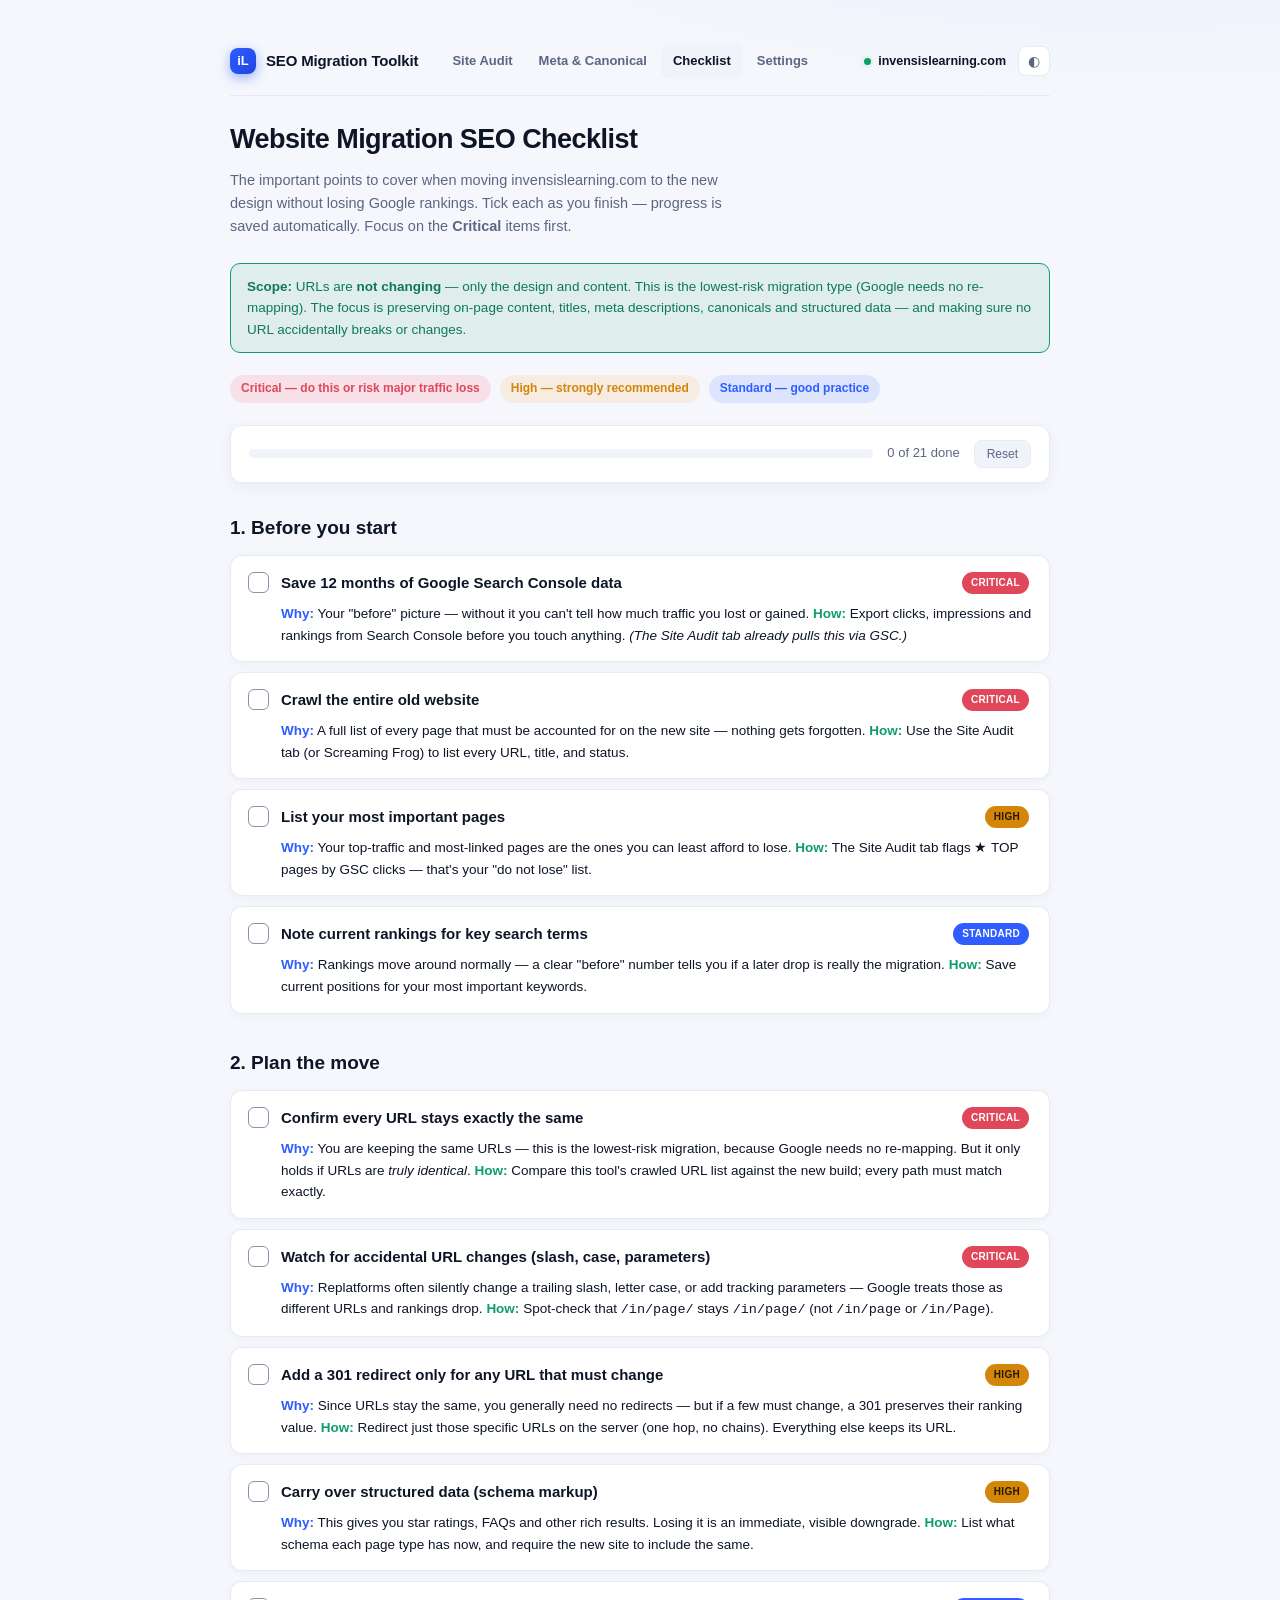
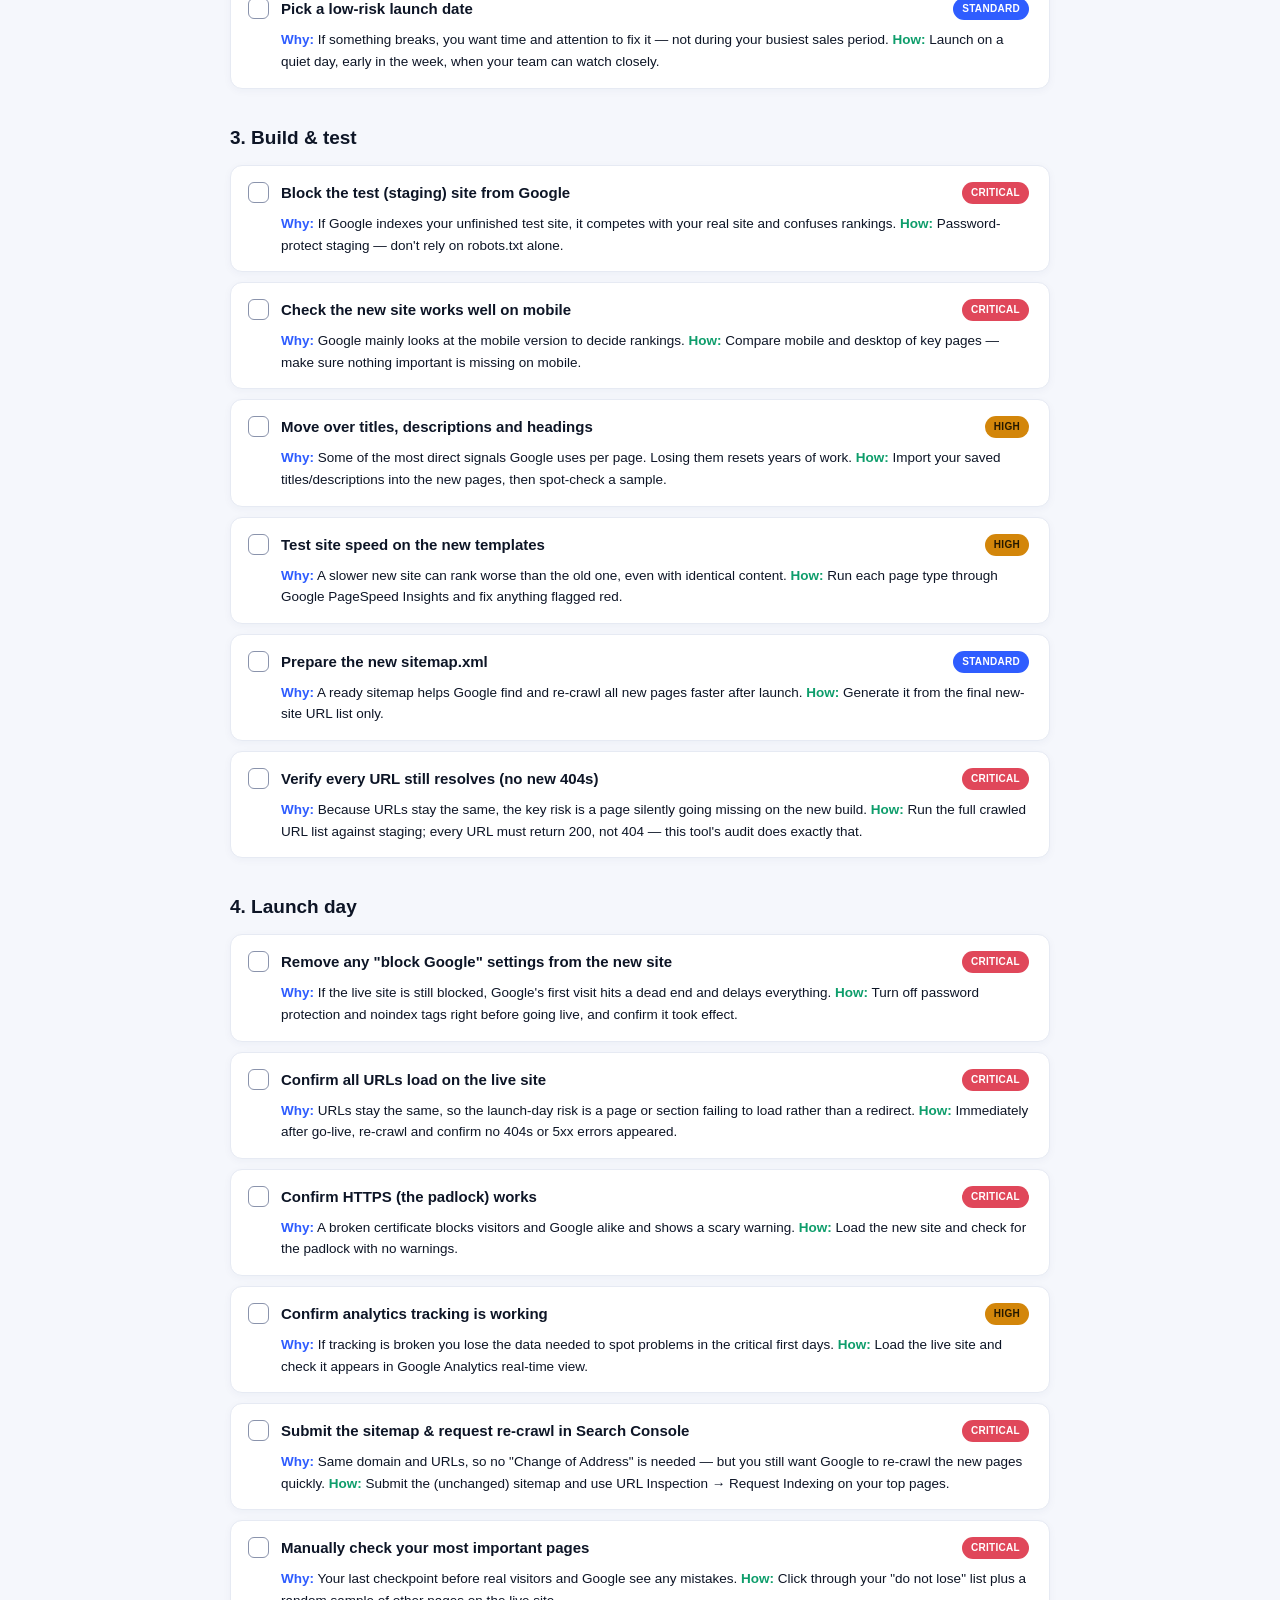
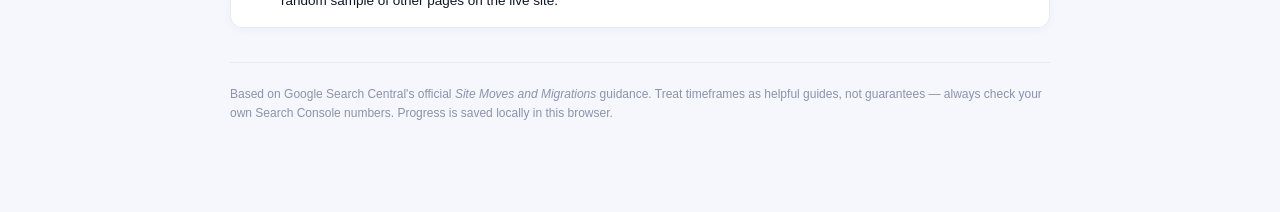
<file: templates/checklist.html>
<!DOCTYPE html>
<html lang="en">
<head>
<meta charset="UTF-8">
<meta name="viewport" content="width=device-width, initial-scale=1">
<title>Migration Checklist — SEO Migration Toolkit</title>
<link rel="stylesheet" href="/static/app.css">
<script src="/static/app.js" defer></script>
<style>
  /* page-specific styles — palette, chrome & components come from app.css */
  body{line-height:1.6}
  .wrap{max-width:860px;margin:0 auto;padding:32px 20px 90px}
  .topnav{display:flex;align-items:center;gap:8px;margin-bottom:26px;padding-bottom:16px;border-bottom:1px solid var(--line)}
  .topnav .brand{font-weight:800;font-size:14px;margin-right:14px}
  .navlink{font-size:13px;font-weight:600;color:var(--muted);text-decoration:none;padding:7px 14px;border-radius:9px;transition:.12s}
  .navlink:hover{color:var(--ink);background:var(--card2)}
  .navlink.active{color:#fff;background:linear-gradient(135deg,var(--brand),var(--brand2))}

  h1{font-size:27px;margin:0 0 8px;letter-spacing:-.02em}
  .lede{color:var(--muted);font-size:14.5px;max-width:64ch;margin:0 0 24px}
  .legend{display:flex;flex-wrap:wrap;gap:9px;margin-bottom:22px}
  .legend span{font-size:12px;padding:4px 11px;border-radius:20px;font-weight:600}
  .lg-critical{background:rgba(255,107,122,.16);color:var(--red)}
  .lg-high{background:rgba(255,180,84,.16);color:var(--amber)}
  .lg-standard{background:rgba(91,140,255,.16);color:var(--brand)}

  .progress-wrap{position:sticky;top:0;z-index:5;border:1px solid var(--line);
    background:rgba(255,255,255,.92);backdrop-filter:blur(8px);border-radius:12px;
    padding:14px 18px;margin-bottom:30px;display:flex;align-items:center;gap:14px;box-shadow:0 4px 14px rgba(30,50,90,.06)}
  .progress-bar{flex:1;height:9px;background:var(--card2);border-radius:99px;overflow:hidden}
  .progress-fill{height:100%;width:0;background:linear-gradient(90deg,var(--brand),var(--green));transition:width .25s}
  .progress-text{font-size:13px;color:var(--muted);white-space:nowrap;font-variant-numeric:tabular-nums}
  .resetbtn{background:var(--card2);border:1px solid var(--line);color:var(--muted);font-size:12px;
    padding:6px 12px;border-radius:8px;cursor:pointer}
  .resetbtn:hover{color:var(--red);border-color:var(--red)}

  section.phase{margin-bottom:34px}
  .phase-head{display:flex;align-items:baseline;gap:12px;margin-bottom:4px}
  .phase-head h2{font-size:19px;margin:0}
  .phase-when{font-size:11.5px;color:var(--brand);background:rgba(91,140,255,.14);
    padding:3px 11px;border-radius:20px;margin-left:auto;white-space:nowrap;font-weight:600}
  .phase-intro{color:var(--muted);font-size:13.5px;margin:6px 0 16px;max-width:66ch}
  /* keep it to the important action points, not a timed plan */
  .phase-when,.phase-intro{display:none}
  .phase-head{margin-bottom:12px}

  .item{background:var(--card);border:1px solid var(--line);border-radius:12px;padding:15px 17px;margin-bottom:10px;transition:.14s;box-shadow:0 2px 8px rgba(30,45,90,.04)}
  .item:hover{box-shadow:0 6px 18px rgba(30,45,90,.08)}
  .item.done{background:var(--card2);opacity:.72;box-shadow:none}
  .item-top{display:flex;gap:12px;align-items:flex-start}
  .chk{flex:none;width:21px;height:21px;margin-top:1px;border:1.5px solid var(--grey);border-radius:6px;
    cursor:pointer;background:transparent;position:relative;transition:.12s}
  .chk[data-checked="true"]{background:var(--green);border-color:var(--green)}
  .chk[data-checked="true"]::after{content:"";position:absolute;left:6px;top:2px;width:5px;height:10px;
    border-right:2px solid #0f1220;border-bottom:2px solid #0f1220;transform:rotate(45deg)}
  .item-title{font-weight:600;font-size:15px;flex:1}
  .item.done .item-title{color:var(--muted);text-decoration:line-through;text-decoration-color:var(--line)}
  .tag{font-size:10px;font-weight:800;letter-spacing:.03em;text-transform:uppercase;padding:3px 9px;border-radius:20px;white-space:nowrap}
  .tag.critical{background:var(--red);color:#fff}
  .tag.high{background:var(--amber);color:#241800}
  .tag.standard{background:var(--brand);color:#fff}
  .item-body{padding-left:33px;margin-top:8px;font-size:13.5px;color:var(--ink)}
  .item.done .item-body{opacity:.7}
  .item-body b.why{color:var(--brand)} .item-body b.how{color:var(--green)}

  footer{border-top:1px solid var(--line);margin-top:24px;padding:22px 0 0;color:var(--grey);font-size:12px}
</style>
</head>
<body>
<div class="wrap">
  <div class="top">
    <div class="logo"><span class="mark">iL</span> SEO Migration Toolkit</div>
    <nav class="nav">
      <a href="/">Site Audit</a>
      <a href="/meta">Meta &amp; Canonical</a>
      <a class="on" href="/checklist">Checklist</a>
      <a href="/settings">Settings</a>
    </nav>
    <div class="right">
      <span class="prop"><span class="live"></span> <b>invensislearning.com</b></span>
      <button class="tgl" id="themeTgl" title="Toggle light / dark">◐</button>
    </div>
  </div>

  <h1>Website Migration SEO Checklist</h1>
  <p class="lede">The important points to cover when moving invensislearning.com to the new design without losing Google rankings. Tick each as you finish — progress is saved automatically. Focus on the <b>Critical</b> items first.</p>
  <div style="background:rgba(31,157,107,.1);border:1px solid var(--green);color:#0f7a52;border-radius:10px;padding:12px 16px;margin-bottom:22px;font-size:13.5px">
    <b>Scope:</b> URLs are <b>not changing</b> — only the design and content. This is the lowest-risk migration type (Google needs no re-mapping). The focus is preserving on-page content, titles, meta descriptions, canonicals and structured data — and making sure no URL accidentally breaks or changes.
  </div>

  <div class="legend">
    <span class="lg-critical">Critical — do this or risk major traffic loss</span>
    <span class="lg-high">High — strongly recommended</span>
    <span class="lg-standard">Standard — good practice</span>
  </div>

  <div class="progress-wrap">
    <div class="progress-bar"><div class="progress-fill" id="fill"></div></div>
    <div class="progress-text" id="ptext">0 of 0 done</div>
    <button class="resetbtn" id="reset">Reset</button>
  </div>

  <section class="phase">
    <div class="phase-head"><h2>1. Before you start</h2><span class="phase-when">4–6 weeks before</span></div>
    <p class="phase-intro">Write down how the old site is performing today, so you can prove what changed later.</p>
    <div class="item"><div class="item-top"><button class="chk" data-checked="false"></button><div class="item-title">Save 12 months of Google Search Console data</div><span class="tag critical">Critical</span></div>
      <div class="item-body"><b class="why">Why:</b> Your "before" picture — without it you can't tell how much traffic you lost or gained. <b class="how">How:</b> Export clicks, impressions and rankings from Search Console before you touch anything. <i>(The Site Audit tab already pulls this via GSC.)</i></div></div>
    <div class="item"><div class="item-top"><button class="chk" data-checked="false"></button><div class="item-title">Crawl the entire old website</div><span class="tag critical">Critical</span></div>
      <div class="item-body"><b class="why">Why:</b> A full list of every page that must be accounted for on the new site — nothing gets forgotten. <b class="how">How:</b> Use the Site Audit tab (or Screaming Frog) to list every URL, title, and status.</div></div>
    <div class="item"><div class="item-top"><button class="chk" data-checked="false"></button><div class="item-title">List your most important pages</div><span class="tag high">High</span></div>
      <div class="item-body"><b class="why">Why:</b> Your top-traffic and most-linked pages are the ones you can least afford to lose. <b class="how">How:</b> The Site Audit tab flags ★ TOP pages by GSC clicks — that's your "do not lose" list.</div></div>
    <div class="item"><div class="item-top"><button class="chk" data-checked="false"></button><div class="item-title">Note current rankings for key search terms</div><span class="tag standard">Standard</span></div>
      <div class="item-body"><b class="why">Why:</b> Rankings move around normally — a clear "before" number tells you if a later drop is really the migration. <b class="how">How:</b> Save current positions for your most important keywords.</div></div>
  </section>

  <section class="phase">
    <div class="phase-head"><h2>2. Plan the move</h2><span class="phase-when">3–4 weeks before</span></div>
    <p class="phase-intro">The most important phase. Getting this right is what actually protects your rankings.</p>
    <div class="item"><div class="item-top"><button class="chk" data-checked="false"></button><div class="item-title">Confirm every URL stays exactly the same</div><span class="tag critical">Critical</span></div>
      <div class="item-body"><b class="why">Why:</b> You are keeping the same URLs — this is the lowest-risk migration, because Google needs no re-mapping. But it only holds if URLs are <i>truly identical</i>. <b class="how">How:</b> Compare this tool's crawled URL list against the new build; every path must match exactly.</div></div>
    <div class="item"><div class="item-top"><button class="chk" data-checked="false"></button><div class="item-title">Watch for accidental URL changes (slash, case, parameters)</div><span class="tag critical">Critical</span></div>
      <div class="item-body"><b class="why">Why:</b> Replatforms often silently change a trailing slash, letter case, or add tracking parameters — Google treats those as different URLs and rankings drop. <b class="how">How:</b> Spot-check that <code>/in/page/</code> stays <code>/in/page/</code> (not <code>/in/page</code> or <code>/in/Page</code>).</div></div>
    <div class="item"><div class="item-top"><button class="chk" data-checked="false"></button><div class="item-title">Add a 301 redirect only for any URL that must change</div><span class="tag high">High</span></div>
      <div class="item-body"><b class="why">Why:</b> Since URLs stay the same, you generally need no redirects — but if a few must change, a 301 preserves their ranking value. <b class="how">How:</b> Redirect just those specific URLs on the server (one hop, no chains). Everything else keeps its URL.</div></div>
    <div class="item"><div class="item-top"><button class="chk" data-checked="false"></button><div class="item-title">Carry over structured data (schema markup)</div><span class="tag high">High</span></div>
      <div class="item-body"><b class="why">Why:</b> This gives you star ratings, FAQs and other rich results. Losing it is an immediate, visible downgrade. <b class="how">How:</b> List what schema each page type has now, and require the new site to include the same.</div></div>
    <div class="item"><div class="item-top"><button class="chk" data-checked="false"></button><div class="item-title">Pick a low-risk launch date</div><span class="tag standard">Standard</span></div>
      <div class="item-body"><b class="why">Why:</b> If something breaks, you want time and attention to fix it — not during your busiest sales period. <b class="how">How:</b> Launch on a quiet day, early in the week, when your team can watch closely.</div></div>
  </section>

  <section class="phase">
    <div class="phase-head"><h2>3. Build &amp; test</h2><span class="phase-when">2–3 weeks before</span></div>
    <p class="phase-intro">Catch problems on the test site, where fixing them is free — not on the live site, where it costs traffic.</p>
    <div class="item"><div class="item-top"><button class="chk" data-checked="false"></button><div class="item-title">Block the test (staging) site from Google</div><span class="tag critical">Critical</span></div>
      <div class="item-body"><b class="why">Why:</b> If Google indexes your unfinished test site, it competes with your real site and confuses rankings. <b class="how">How:</b> Password-protect staging — don't rely on robots.txt alone.</div></div>
    <div class="item"><div class="item-top"><button class="chk" data-checked="false"></button><div class="item-title">Check the new site works well on mobile</div><span class="tag critical">Critical</span></div>
      <div class="item-body"><b class="why">Why:</b> Google mainly looks at the mobile version to decide rankings. <b class="how">How:</b> Compare mobile and desktop of key pages — make sure nothing important is missing on mobile.</div></div>
    <div class="item"><div class="item-top"><button class="chk" data-checked="false"></button><div class="item-title">Move over titles, descriptions and headings</div><span class="tag high">High</span></div>
      <div class="item-body"><b class="why">Why:</b> Some of the most direct signals Google uses per page. Losing them resets years of work. <b class="how">How:</b> Import your saved titles/descriptions into the new pages, then spot-check a sample.</div></div>
    <div class="item"><div class="item-top"><button class="chk" data-checked="false"></button><div class="item-title">Test site speed on the new templates</div><span class="tag high">High</span></div>
      <div class="item-body"><b class="why">Why:</b> A slower new site can rank worse than the old one, even with identical content. <b class="how">How:</b> Run each page type through Google PageSpeed Insights and fix anything flagged red.</div></div>
    <div class="item"><div class="item-top"><button class="chk" data-checked="false"></button><div class="item-title">Prepare the new sitemap.xml</div><span class="tag standard">Standard</span></div>
      <div class="item-body"><b class="why">Why:</b> A ready sitemap helps Google find and re-crawl all new pages faster after launch. <b class="how">How:</b> Generate it from the final new-site URL list only.</div></div>
    <div class="item"><div class="item-top"><button class="chk" data-checked="false"></button><div class="item-title">Verify every URL still resolves (no new 404s)</div><span class="tag critical">Critical</span></div>
      <div class="item-body"><b class="why">Why:</b> Because URLs stay the same, the key risk is a page silently going missing on the new build. <b class="how">How:</b> Run the full crawled URL list against staging; every URL must return 200, not 404 — this tool's audit does exactly that.</div></div>
  </section>

  <section class="phase">
    <div class="phase-head"><h2>4. Launch day</h2><span class="phase-when">Go-live</span></div>
    <p class="phase-intro">Follow this order exactly — most launch-day damage comes from doing these steps out of sequence.</p>
    <div class="item"><div class="item-top"><button class="chk" data-checked="false"></button><div class="item-title">Remove any "block Google" settings from the new site</div><span class="tag critical">Critical</span></div>
      <div class="item-body"><b class="why">Why:</b> If the live site is still blocked, Google's first visit hits a dead end and delays everything. <b class="how">How:</b> Turn off password protection and noindex tags right before going live, and confirm it took effect.</div></div>
    <div class="item"><div class="item-top"><button class="chk" data-checked="false"></button><div class="item-title">Confirm all URLs load on the live site</div><span class="tag critical">Critical</span></div>
      <div class="item-body"><b class="why">Why:</b> URLs stay the same, so the launch-day risk is a page or section failing to load rather than a redirect. <b class="how">How:</b> Immediately after go-live, re-crawl and confirm no 404s or 5xx errors appeared.</div></div>
    <div class="item"><div class="item-top"><button class="chk" data-checked="false"></button><div class="item-title">Confirm HTTPS (the padlock) works</div><span class="tag critical">Critical</span></div>
      <div class="item-body"><b class="why">Why:</b> A broken certificate blocks visitors and Google alike and shows a scary warning. <b class="how">How:</b> Load the new site and check for the padlock with no warnings.</div></div>
    <div class="item"><div class="item-top"><button class="chk" data-checked="false"></button><div class="item-title">Confirm analytics tracking is working</div><span class="tag high">High</span></div>
      <div class="item-body"><b class="why">Why:</b> If tracking is broken you lose the data needed to spot problems in the critical first days. <b class="how">How:</b> Load the live site and check it appears in Google Analytics real-time view.</div></div>
    <div class="item"><div class="item-top"><button class="chk" data-checked="false"></button><div class="item-title">Submit the sitemap &amp; request re-crawl in Search Console</div><span class="tag critical">Critical</span></div>
      <div class="item-body"><b class="why">Why:</b> Same domain and URLs, so no "Change of Address" is needed — but you still want Google to re-crawl the new pages quickly. <b class="how">How:</b> Submit the (unchanged) sitemap and use URL Inspection → Request Indexing on your top pages.</div></div>
    <div class="item"><div class="item-top"><button class="chk" data-checked="false"></button><div class="item-title">Manually check your most important pages</div><span class="tag critical">Critical</span></div>
      <div class="item-body"><b class="why">Why:</b> Your last checkpoint before real visitors and Google see any mistakes. <b class="how">How:</b> Click through your "do not lose" list plus a random sample of other pages on the live site.</div></div>
  </section>

  <footer>
    Based on Google Search Central's official <em>Site Moves and Migrations</em> guidance. Treat timeframes as helpful guides, not guarantees — always check your own Search Console numbers. Progress is saved locally in this browser.
  </footer>
</div>

<script>
  const KEY = "seo_migration_checklist_v1";
  const boxes = [...document.querySelectorAll('.chk')];
  const fill = document.getElementById('fill');
  const ptext = document.getElementById('ptext');

  function save(){
    localStorage.setItem(KEY, JSON.stringify(boxes.map(b=>b.getAttribute('data-checked')==='true')));
  }
  function load(){
    let saved=[]; try{ saved = JSON.parse(localStorage.getItem(KEY)||"[]"); }catch(e){}
    boxes.forEach((b,i)=>{
      const on = !!saved[i];
      b.setAttribute('data-checked', String(on));
      b.closest('.item').classList.toggle('done', on);
    });
  }
  function update(){
    const done = boxes.filter(b=>b.getAttribute('data-checked')==='true').length;
    fill.style.width = (boxes.length ? done/boxes.length*100 : 0)+'%';
    ptext.textContent = done+' of '+boxes.length+' done';
  }
  boxes.forEach(btn=>btn.addEventListener('click', ()=>{
    const on = btn.getAttribute('data-checked')==='true';
    btn.setAttribute('data-checked', String(!on));
    btn.closest('.item').classList.toggle('done', !on);
    save(); update();
  }));
  document.getElementById('reset').addEventListener('click', ()=>{
    localStorage.removeItem(KEY);
    boxes.forEach(b=>{ b.setAttribute('data-checked','false'); b.closest('.item').classList.remove('done'); });
    update();
  });
  load(); update();
</script>
</body>
</html>
</file>
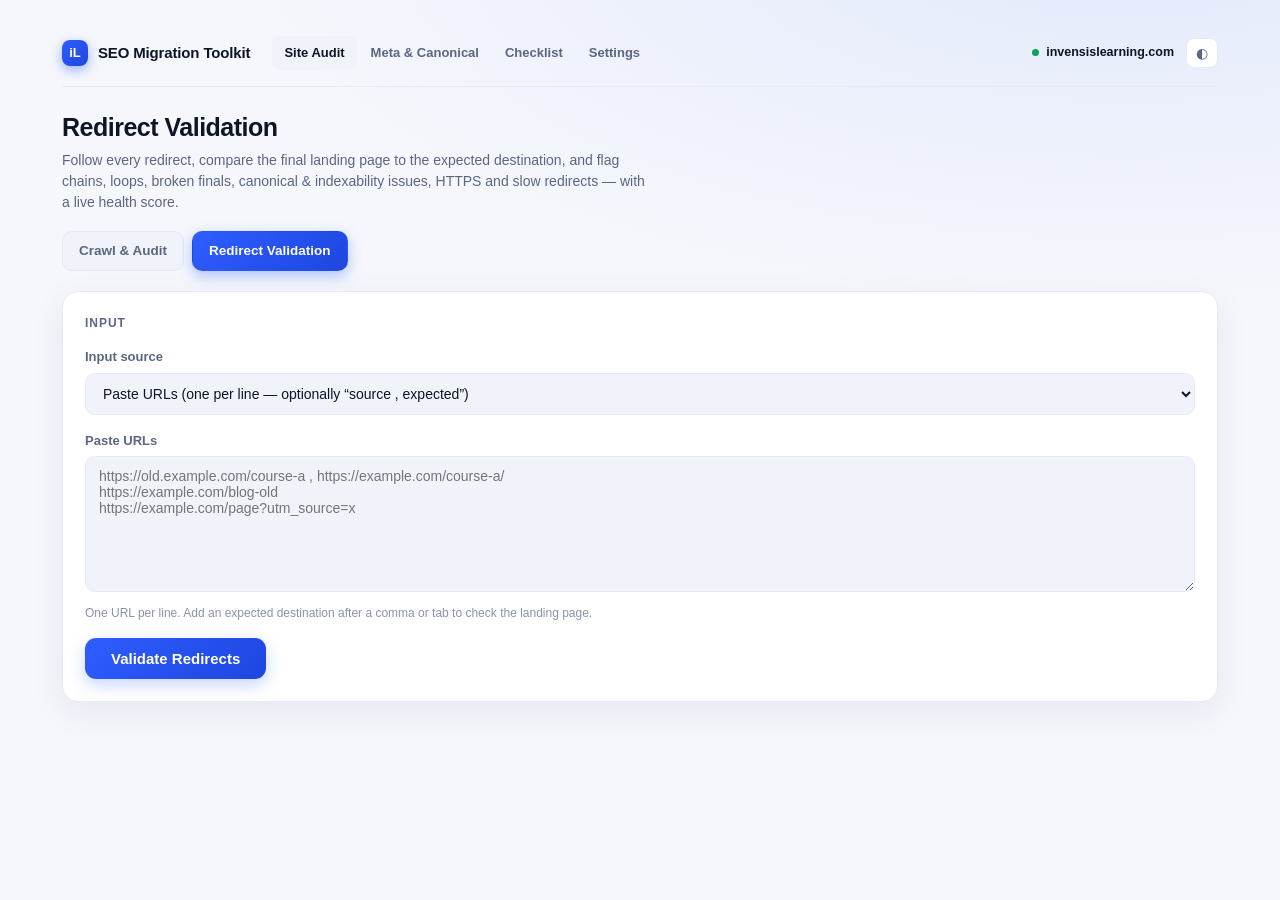
<file: templates/redirects.html>
<!DOCTYPE html>
<html lang="en">
<head>
<meta charset="UTF-8">
<meta name="viewport" content="width=device-width, initial-scale=1">
<title>Redirect Validation — SEO Migration Toolkit</title>
<link rel="stylesheet" href="/static/app.css">
<script src="/static/app.js" defer></script>
<style>
  /* page-specific styles — palette, chrome & components come from app.css */
  .wrap{max-width:1200px;margin:0 auto;padding:24px 22px 90px}
  .topnav{display:flex;align-items:center;gap:6px;margin-bottom:20px;padding-bottom:14px;border-bottom:1px solid var(--line);flex-wrap:wrap}
  .topnav .brand{font-weight:800;font-size:14px;margin-right:14px;letter-spacing:-.01em}
  .navlink{font-size:13px;font-weight:600;color:var(--muted);text-decoration:none;padding:7px 14px;border-radius:9px}
  .navlink:hover{color:var(--ink);background:var(--card2)}
  .navlink.active{color:#fff;background:linear-gradient(135deg,var(--brand),var(--brand2))}
  h1{font-size:25px;margin:0 0 4px;letter-spacing:-.02em}
  .lede{color:var(--muted);font-size:14px;margin:0 0 18px;max-width:76ch}
  .subtabs{display:flex;gap:8px;margin:0 0 20px;flex-wrap:wrap}
  .subtab{font-size:13.5px;font-weight:700;padding:9px 16px;border-radius:10px;text-decoration:none;color:var(--muted);background:var(--card2);border:1px solid var(--line)}
  .subtab:hover{color:var(--ink)} .subtab.active{color:#fff;background:linear-gradient(135deg,var(--brand),var(--brand2));border-color:transparent}
  .card{background:var(--card);border:1px solid var(--line);border-radius:16px;padding:22px;margin-bottom:18px;box-shadow:var(--shadow)}
  .card h2{font-size:12px;margin:0 0 15px;text-transform:uppercase;letter-spacing:.08em;color:var(--muted);font-weight:800}
  label{display:block;font-size:13px;color:var(--muted);margin:0 0 6px;font-weight:600}
  input[type=text],input[type=number],select,textarea{width:100%;background:var(--card2);border:1px solid var(--line);color:var(--ink);border-radius:10px;padding:11px 13px;font-size:14px;outline:none;font-family:inherit;transition:.12s}
  input:focus,select:focus,textarea:focus{border-color:var(--brand);background:#fff;box-shadow:0 0 0 3px rgba(58,107,255,.12)}
  input[type=file]{background:none;border:none;padding:8px 0;font-size:13px;color:var(--muted)}
  .row{margin-bottom:16px}
  .hint{font-size:12px;color:var(--grey);margin-top:5px}
  .btn{background:linear-gradient(135deg,var(--brand),var(--brand2));color:#fff;border:none;border-radius:11px;padding:12px 26px;font-size:15px;font-weight:700;cursor:pointer;box-shadow:0 6px 16px rgba(58,107,255,.28);transition:.14s}
  .btn:hover{transform:translateY(-1px)} .btn:disabled{opacity:.55;transform:none;box-shadow:none}
  .btn.ghost{background:var(--card2);color:var(--muted);box-shadow:none;font-size:13px;padding:9px 15px}
  .btn.ghost:hover{color:var(--ink)}
  .err{background:rgba(224,71,90,.1);border:1px solid var(--red);color:#b23145;padding:10px 14px;border-radius:10px;font-size:13px;margin-top:10px;display:none}
  #panel{display:none}
  .runbar{display:flex;align-items:center;gap:10px;font-size:13px;color:var(--muted);margin-bottom:8px}
  .dot{width:9px;height:9px;border-radius:50%;background:var(--brand);animation:pulse 1s infinite}
  @keyframes pulse{0%,100%{opacity:.35}50%{opacity:1}}
  .bar{height:8px;background:var(--card2);border-radius:8px;overflow:hidden}
  .bar>i{display:block;height:100%;width:0;background:linear-gradient(90deg,var(--brand),var(--green));transition:width .3s}
  .cur{font-size:12px;color:var(--grey);margin-top:6px;min-height:15px;word-break:break-all}
  /* hero dashboard */
  .hero{display:grid;grid-template-columns:auto 1fr;gap:22px;align-items:center}
  @media(max-width:640px){.hero{grid-template-columns:1fr}}
  .gauge{position:relative;width:132px;height:132px;flex-shrink:0}
  .gauge text{fill:var(--ink)}
  .gaugeLbl{text-align:center;font-size:11px;color:var(--muted);margin-top:2px;font-weight:600}
  .heroRight{min-width:0}
  .distrib{height:14px;border-radius:8px;overflow:hidden;display:flex;background:var(--card2);margin-bottom:8px}
  .distrib i{height:100%}
  .distrib .p{background:var(--green)} .distrib .f{background:var(--red)}
  .distLbl{display:flex;gap:16px;font-size:12.5px;color:var(--muted);margin-bottom:14px;flex-wrap:wrap}
  .distLbl b{color:var(--ink)}
  .tiles{display:grid;grid-template-columns:repeat(auto-fit,minmax(96px,1fr));gap:9px}
  .tile{background:var(--card2);border:1px solid var(--line);border-radius:11px;padding:11px 8px;text-align:center}
  .tile b{display:block;font-size:20px;letter-spacing:-.02em}.tile small{color:var(--muted);font-size:10.5px}
  .tile.g b{color:var(--green)} .tile.r b{color:var(--red)} .tile.a b{color:var(--amber)}
  /* fix-first */
  .fix{display:flex;flex-direction:column;gap:8px}
  .fixrow{display:flex;align-items:center;gap:12px;background:var(--card2);border:1px solid var(--line);border-radius:11px;padding:11px 14px;font-size:13.5px}
  .fixrow .cnt{font-weight:800;font-size:18px;min-width:34px}
  .fixrow.crit{border-left:4px solid var(--red)} .fixrow.crit .cnt{color:var(--red)}
  .fixrow.high{border-left:4px solid var(--amber)} .fixrow.high .cnt{color:var(--amber)}
  .fixrow.med{border-left:4px solid var(--brand)} .fixrow.med .cnt{color:var(--brand)}
  .fixrow.ok{border-left:4px solid var(--green)} .fixrow.ok .cnt{color:var(--green)}
  .fixrow .act{color:var(--brand);font-weight:600;margin-left:auto;cursor:pointer;font-size:12.5px}
  /* filters + table */
  .filters{display:flex;gap:7px;flex-wrap:wrap;align-items:center;margin-bottom:12px}
  .filters input[type=text]{flex:1;min-width:150px}
  .filters button{font-size:12px;padding:7px 12px;border-radius:8px;border:1px solid var(--line);background:#fff;color:var(--muted);cursor:pointer;font-weight:600}
  .filters button:hover{color:var(--ink)} .filters button.on{background:var(--brand);color:#fff;border-color:var(--brand)}
  .rcount{font-size:12px;color:var(--muted);margin-left:auto}
  .tools{display:flex;gap:9px;margin-bottom:10px;flex-wrap:wrap}
  .tbl{width:100%;border-collapse:collapse;font-size:12.5px}
  .tbl th{text-align:left;color:var(--muted);font-weight:700;padding:9px 8px;border-bottom:2px solid var(--line);white-space:nowrap;position:sticky;top:0;background:var(--card)}
  .tbl td{padding:9px 8px;border-bottom:1px solid var(--line);vertical-align:top}
  .tbl tr.rrow:hover{background:var(--card2)}
  .u{word-break:break-all;max-width:220px}
  .pill{font-size:10px;font-weight:800;padding:2px 9px;border-radius:20px;white-space:nowrap}
  .p-pass{background:rgba(18,160,106,.14);color:var(--green)} .p-fail{background:rgba(224,71,90,.14);color:var(--red)}
  .st-ok{color:var(--green);font-weight:700}.st-bad{color:var(--red);font-weight:700}.st-warn{color:var(--amber);font-weight:700}
  .badge{display:inline-block;font-size:10px;font-weight:800;padding:2px 7px;border-radius:6px}
  .b301{background:rgba(18,160,106,.14);color:var(--green)} .b302{background:rgba(217,138,0,.16);color:var(--amber)}
  .bnone{color:var(--grey)}
  .caret{cursor:pointer;color:var(--brand);font-weight:800;user-select:none}
  .detail{display:none;background:linear-gradient(180deg,var(--card2),#fff)}
  .detail td{padding:14px 16px}
  .chainviz{display:flex;flex-wrap:wrap;align-items:center;gap:8px;margin:8px 0}
  .node{font-family:ui-monospace,monospace;font-size:11.5px;background:#fff;border:1px solid var(--line);border-radius:8px;padding:5px 10px;max-width:340px;word-break:break-all}
  .node .sc{font-weight:800;margin-right:6px}
  .arrow{color:var(--muted);font-weight:800;font-size:13px}
  .arrow small{font-size:10px;display:block;text-align:center;color:var(--brand)}
  .issue{font-size:12.5px;padding:3px 0}
  .sev{font-size:10px;font-weight:800;padding:1px 7px;border-radius:5px;margin-right:6px}
  .sev.Critical{background:var(--red);color:#fff}.sev.High{background:var(--amber);color:#241800}
  .sev.Medium{background:var(--brand);color:#fff}.sev.Low{background:var(--grey);color:#fff}
  .empty{color:var(--muted);padding:30px;text-align:center;font-size:14px}
  @media print{.topnav,.subtabs,#config,.filters,.tools,.caret,.runbar,.bar,.cur{display:none!important}
    body{background:#fff}.card{box-shadow:none;border-color:#ccc} .detail{display:table-row!important}}
</style>
</head>
<body>
<div class="wrap">
  <div class="top">
    <div class="logo"><span class="mark">iL</span> SEO Migration Toolkit</div>
    <nav class="nav">
      <a class="on" href="/">Site Audit</a>
      <a href="/meta">Meta &amp; Canonical</a>
      <a href="/checklist">Checklist</a>
      <a href="/settings">Settings</a>
    </nav>
    <div class="right">
      <span class="prop"><span class="live"></span> <b>invensislearning.com</b></span>
      <button class="tgl" id="themeTgl" title="Toggle light / dark">◐</button>
    </div>
  </div>

  <h1>Redirect Validation</h1>
  <p class="lede">Follow every redirect, compare the final landing page to the expected destination, and flag chains, loops, broken finals, canonical &amp; indexability issues, HTTPS and slow redirects — with a live health score.</p>

  <div class="subtabs">
    <a class="subtab" href="/">Crawl &amp; Audit</a>
    <a class="subtab active" href="/redirects">Redirect Validation</a>
  </div>

  <div class="card" id="config">
    <h2>Input</h2>
    <div class="row">
      <label>Input source</label>
      <select id="input_mode" class="modesel">
        <option value="paste">Paste URLs (one per line — optionally “source , expected”)</option>
        <option value="csv">CSV upload (Source URL, Expected Landing Page)</option>
        <option value="xlsx">Excel upload (.xlsx)</option>
        <option value="sitemap">XML sitemap (validate all its URLs)</option>
        <option value="crawl">Crawl website (discover URLs by following links)</option>
        <option value="manual">Manual entry (single URL)</option>
      </select>
    </div>
    <div class="row in-src" id="in_crawl" style="display:none">
      <label>Website URL to crawl</label>
      <input type="text" id="crawl_url" placeholder="https://www.invensislearning.com/">
      <label style="margin-top:10px">Max pages to crawl</label>
      <input type="number" id="crawl_max" value="200" min="1" max="15000">
      <div class="hint">Crawls the site by following links, then checks every discovered URL for redirects.</div>
    </div>
    <div class="row in-src" id="in_paste">
      <label>Paste URLs</label>
      <textarea id="paste_urls" rows="7" placeholder="https://old.example.com/course-a , https://example.com/course-a/&#10;https://example.com/blog-old&#10;https://example.com/page?utm_source=x"></textarea>
      <div class="hint">One URL per line. Add an expected destination after a comma or tab to check the landing page.</div>
    </div>
    <div class="row in-src" id="in_csv" style="display:none">
      <label>CSV file</label>
      <input type="file" id="csv_file" accept=".csv,.txt">
      <div class="hint" id="csv_info">Columns: Source URL (required), Expected Landing Page (optional).</div>
    </div>
    <div class="row in-src" id="in_xlsx" style="display:none">
      <label>Excel file (.xlsx)</label>
      <input type="file" id="xlsx_file" accept=".xlsx">
      <div class="hint" id="xlsx_info">Columns: Source URL (required), Expected Landing Page (optional).</div>
    </div>
    <div class="row in-src" id="in_sitemap" style="display:none">
      <label>Sitemap URL</label>
      <input type="text" id="sitemap_url" placeholder="https://www.invensislearning.com/sitemap.xml">
      <div class="hint" id="sitemap_info">Every URL in the sitemap is checked for redirects.</div>
    </div>
    <div class="row in-src" id="in_manual" style="display:none">
      <label>Source URL</label>
      <input type="text" id="manual_source" placeholder="https://example.com/old-page">
      <label style="margin-top:10px">Expected landing page (optional)</label>
      <input type="text" id="manual_expected" placeholder="https://example.com/new-page/">
    </div>
    <div style="display:flex;gap:12px;align-items:center;flex-wrap:wrap">
      <button class="btn" id="runBtn">Validate Redirects</button>
      <button class="btn ghost" id="stopBtn" style="display:none">Stop</button>
      <span class="hint" id="loadInfo"></span>
    </div>
    <div class="err" id="cfgErr"></div>
  </div>

  <div class="card" id="panel">
    <div class="runbar"><span class="dot" id="dot"></span><span id="phaseTxt">Starting…</span></div>
    <div class="bar"><i id="barFill"></i></div>
    <div class="cur" id="curUrl"></div>

    <div id="results" style="display:none">
      <div class="card" style="box-shadow:none;border:1px solid var(--line);margin:16px 0 0;background:linear-gradient(180deg,#fff,#fafbff)">
        <div class="hero">
          <div>
            <div class="gauge">
              <svg viewBox="0 0 132 132" width="132" height="132">
                <circle cx="66" cy="66" r="56" fill="none" stroke="var(--card2)" stroke-width="13"/>
                <circle id="gaugeArc" cx="66" cy="66" r="56" fill="none" stroke="var(--green)" stroke-width="13"
                  stroke-linecap="round" stroke-dasharray="351.9" stroke-dashoffset="351.9" transform="rotate(-90 66 66)" style="transition:stroke-dashoffset .5s,stroke .3s"/>
                <text id="gaugeNum" x="66" y="70" text-anchor="middle" font-size="34" font-weight="800">–</text>
                <text x="66" y="90" text-anchor="middle" font-size="10" fill="#8a93ab">/ 100</text>
              </svg>
            </div>
            <div class="gaugeLbl" id="gaugeLbl">Redirect health</div>
          </div>
          <div class="heroRight">
            <div class="distrib" id="distrib"></div>
            <div class="distLbl" id="distLbl"></div>
            <div class="tiles" id="tiles"></div>
          </div>
        </div>
      </div>

      <div class="card" style="box-shadow:none;border:1px solid var(--line)">
        <h2>Fix first — prioritized</h2>
        <div class="fix" id="fix"></div>
      </div>

      <div class="card" style="box-shadow:none;border:1px solid var(--line)">
        <div class="filters">
          <input type="text" id="fSearch" placeholder="Search URL…">
          <button data-f="all" class="on">All</button>
          <button data-f="fail">Failed</button>
          <button data-f="pass">Passed</button>
          <button data-f="301">301</button>
          <button data-f="302">302</button>
          <button data-f="404">404</button>
          <button data-f="chain">Chains</button>
          <button data-f="loop">Loops</button>
          <button data-f="canon">Canonical</button>
          <button data-f="noindex">Noindex</button>
          <button data-f="slow">Slow</button>
          <button data-f="https">HTTPS</button>
          <span class="rcount" id="rCount"></span>
        </div>
        <div class="tools">
          <a class="btn ghost" id="expCsv" href="#">⬇ CSV</a>
          <a class="btn ghost" id="expXlsx" href="#">⬇ Excel</a>
          <button class="btn ghost" onclick="window.print()">🖶 Print / PDF</button>
        </div>
        <div style="overflow-x:auto">
        <table class="tbl">
          <thead><tr><th></th><th>Source URL</th><th>Expected</th><th>Actual final URL</th><th>Type</th><th>Chain</th><th>Final</th><th>Canon</th><th>Index</th><th>Speed</th><th>Result</th></tr></thead>
          <tbody id="tb"></tbody>
        </table>
        </div>
      </div>
    </div>
  </div>
</div>

<script>
const $=id=>document.getElementById(id);
let jobId=null, poll=null, RES=[], SUMM=null, FILT="all";
function esc(s){return(s==null?"":String(s)).replace(/[&<>"]/g,c=>({"&":"&amp;","<":"&lt;",">":"&gt;",'"':"&quot;"}[c]));}
function nf(n){return (n||0).toLocaleString();}

$("input_mode").addEventListener("change",()=>{const m=$("input_mode").value;
  document.querySelectorAll(".in-src").forEach(e=>e.style.display="none");$("in_"+m).style.display="";});

// ---- CSV / xlsx / paste input parsing ----
function csvToRows(t){const rows=[];let row=[],f="",q=false;
  for(let i=0;i<t.length;i++){const c=t[i];
    if(q){if(c==='"'){if(t[i+1]==='"'){f+='"';i++;}else q=false;}else f+=c;}
    else if(c==='"')q=true; else if(c===","){row.push(f);f="";}
    else if(c==="\n"){row.push(f);rows.push(row);row=[];f="";} else if(c!=="\r")f+=c;}
  if(f.length||row.length){row.push(f);rows.push(row);} return rows;}
function pairsFromRows(rows){if(!rows.length)return[];let s=0;if(!/https?:\/\//.test((rows[0][0]||"")))s=1;
  const out=[];for(let i=s;i<rows.length;i++){const r=rows[i];if(!r)continue;const src=(r[0]||"").trim();
    if(!/https?:\/\//.test(src))continue;const exp=(r[1]||"").trim();out.push({source:src,expected:/https?:\/\//.test(exp)?exp:""});}return out;}
let csvPairs=[], xlsxPairs=[];
$("csv_file").addEventListener("change",e=>{const f=e.target.files[0];if(!f)return;const rd=new FileReader();
  rd.onload=()=>{csvPairs=pairsFromRows(csvToRows(rd.result));$("csv_info").textContent=csvPairs.length+" source URL(s) from "+f.name;};rd.readAsText(f);});
$("xlsx_file").addEventListener("change",async e=>{const f=e.target.files[0];if(!f)return;$("xlsx_info").textContent="Parsing "+f.name+"…";
  const fd=new FormData();fd.append("file",f);
  try{const d=await(await fetch("/api/redirects/upload_xlsx",{method:"POST",body:fd})).json();xlsxPairs=d.pairs||[];
    $("xlsx_info").textContent=(d.error?d.error:xlsxPairs.length+" source URL(s) from "+f.name);}
  catch(err){$("xlsx_info").textContent="Failed to parse: "+err.message;}});
function pastePairs(text){return text.split(/\n/).map(l=>l.trim()).filter(Boolean).map(l=>{
  const parts=l.split(/[,\t]/).map(x=>x.trim());const src=parts.find(x=>/https?:\/\//.test(x))||parts[0];
  const exp=parts.filter(x=>/https?:\/\//.test(x))[1]||"";return {source:src,expected:exp};}).filter(p=>/https?:\/\//.test(p.source));}

async function startJob(body){
  const r=await fetch("/api/redirects/start",{method:"POST",headers:{"Content-Type":"application/json"},body:JSON.stringify(body)});
  const j=await r.json();if(j.error){err(j.error);return;}
  jobId=j.job_id;$("runBtn").disabled=true;$("stopBtn").style.display="inline-block";
  $("dot").style.animation="";$("panel").style.display="block";$("results").style.display="none";
  poll=setInterval(tick,700);
}
$("runBtn").onclick=async()=>{
  $("cfgErr").style.display="none";const mode=$("input_mode").value;
  if(mode==="crawl"){const su=$("crawl_url").value.trim();if(!/https?:\/\//.test(su)){err("Enter a valid website URL to crawl.");return;}
    await startJob({crawl:{start_url:su,max_pages:$("crawl_max").value||200}});return;}
  let pairs=[];
  if(mode==="paste")pairs=pastePairs($("paste_urls").value);
  else if(mode==="csv")pairs=csvPairs;
  else if(mode==="xlsx")pairs=xlsxPairs;
  else if(mode==="manual"){const s=$("manual_source").value.trim();if(/https?:\/\//.test(s))pairs=[{source:s,expected:$("manual_expected").value.trim()}];}
  else if(mode==="sitemap"){const sm=$("sitemap_url").value.trim();if(!/https?:\/\//.test(sm)){err("Enter a valid sitemap URL.");return;}
    $("loadInfo").textContent="Reading sitemap…";
    try{const d=await(await fetch("/api/redirects/sitemap",{method:"POST",headers:{"Content-Type":"application/json"},body:JSON.stringify({sitemap_url:sm})}).then(r=>r.json()));
      if(d.error){err(d.error);return;}pairs=(d.urls||[]).map(u=>({source:u,expected:""}));$("loadInfo").textContent=pairs.length+" URLs from sitemap";}
    catch(e2){err("Sitemap error: "+e2.message);return;}}
  if(!pairs.length){err("No valid source URLs found for this input.");return;}
  await startJob({pairs});
};
function err(m){$("cfgErr").textContent=m;$("cfgErr").style.display="block";}
$("stopBtn").onclick=async()=>{if(jobId)await fetch("/api/stop/"+jobId,{method:"POST"});};

const PH={starting:"Starting…",crawling:"Crawling site…",validating:"Following redirects…",complete:"Complete ✓",stopped:"Stopped",error:"Error"};
async function tick(){
  const p=await(await fetch("/api/progress/"+jobId)).json();
  $("phaseTxt").textContent=(PH[p.phase]||p.phase)+(p.found?" ("+p.crawled+"/"+p.found+")":"");
  $("barFill").style.width=(p.found?Math.round(p.crawled/p.found*100):(p.done?100:5))+"%";
  $("curUrl").textContent=p.current?"→ "+p.current:"";
  if(p.error){$("phaseTxt").textContent="Error: "+p.error;}
  // live-stream results as they validate
  if(p.phase==="validating"||p.done){await load(p.done);}
  if(p.done){clearInterval(poll);$("runBtn").disabled=false;$("stopBtn").style.display="none";$("dot").style.animation="none";}
}
async function load(final){
  const d=await(await fetch("/api/redirects/results/"+jobId)).json();
  RES=d.results||[];SUMM=d.summary||{};
  $("expCsv").href="/api/redirects/export/"+jobId+"?fmt=csv";
  $("expXlsx").href="/api/redirects/export/"+jobId+"?fmt=xlsx";
  if(RES.length||final){renderDash();render();$("results").style.display="block";}
}

const C=351.9;
function renderDash(){
  const s=SUMM;const sc=s.health_score||0;
  const col=sc>=80?"var(--green)":(sc>=50?"var(--amber)":"var(--red)");
  $("gaugeArc").style.strokeDashoffset=C*(1-sc/100);$("gaugeArc").style.stroke=col;
  $("gaugeNum").textContent=sc;$("gaugeNum").setAttribute("fill",col.includes("green")?"#12a06a":col.includes("amber")?"#d98a00":"#e0475a");
  $("gaugeLbl").textContent=sc>=80?"Healthy":(sc>=50?"Needs work":"Poor");
  const tot=s.total||1,pw=Math.round((s.passed||0)/tot*100),fw=100-pw;
  $("distrib").innerHTML='<i class="p" style="width:'+pw+'%"></i><i class="f" style="width:'+fw+'%"></i>';
  $("distLbl").innerHTML='<span><b>'+nf(s.passed)+'</b> passed</span><span><b>'+nf(s.failed)+'</b> failed</span><span>Avg speed <b>'+nf(s.avg_speed_ms)+' ms</b></span>';
  $("tiles").innerHTML=[
    ["","Total",s.total],["a","Chains",s.chains],["r","Loops",s.loops],["r","Broken",s.broken],
    ["r","Wrong landing",s.wrong_landing],["a","Canonical",s.canonical_errors],["a","Noindex",s.non_indexable],
    ["a","Temp 302",s.temporary],["a","Slow",s.slow]
  ].map(([c,l,v])=>'<div class="tile '+c+'"><b>'+nf(v)+'</b><small>'+l+'</small></div>').join("");
  // fix-first
  const F=[];
  if(s.loops)F.push(["crit",s.loops,"Redirect loops — fix immediately","loop"]);
  if(s.broken)F.push(["crit",s.broken,"Redirects ending on a broken/error page","404"]);
  if(s.wrong_landing)F.push(["high",s.wrong_landing,"Land on the wrong page vs expected","fail"]);
  if(s.temporary)F.push(["high",s.temporary,"Temporary (302/307) — switch to 301","302"]);
  if(s.chains)F.push(["med",s.chains,"Redirect chains — point straight to the final URL","chain"]);
  if(s.canonical_errors)F.push(["med",s.canonical_errors,"Canonical mismatches","canon"]);
  if(s.non_indexable)F.push(["high",s.non_indexable,"Final pages are noindex","noindex"]);
  if(!F.length)F.push(["ok","✓","All redirects look healthy",""]);
  $("fix").innerHTML=F.map(([c,n,t,f])=>'<div class="fixrow '+c+'"><span class="cnt">'+nf(n)+'</span><span>'+esc(t)+'</span>'+(f?'<span class="act" onclick="jump(\''+f+'\')">view →</span>':'')+'</div>').join("");
}
function jump(f){const b=document.querySelector('.filters button[data-f="'+f+'"]');if(b)b.click();document.querySelector('.tbl').scrollIntoView({behavior:"smooth"});}

function matches(r){switch(FILT){
  case "pass":return r.result==="PASS";case "fail":return r.result==="FAIL";
  case "301":return r.redirect_type===301;case "302":return r.redirect_type===302;
  case "404":return r.final_status===404||r.final_status===410;
  case "chain":return r.is_chain;case "loop":return r.is_loop;case "canon":return !r.canonical_ok;
  case "noindex":return r.final_status===200&&!r.indexable;case "slow":return r.slow;
  case "https":return r.final_status===200&&!r.is_https;default:return true;}}
function statusCls(s){return s===200?"st-ok":(s>=300&&s<400?"st-warn":"st-bad");}
function render(){
  const q=$("fSearch").value.toLowerCase().trim();
  let list=RES.filter(r=>matches(r)&&(!q||(r.source+" "+r.final_url).toLowerCase().includes(q)));
  $("rCount").textContent=list.length+" of "+RES.length;
  if(!list.length){$("tb").innerHTML='<tr><td colspan="11"><div class="empty">No rows match.</div></td></tr>';return;}
  $("tb").innerHTML=list.map((r,i)=>{
    const tp=r.redirect_type;const typeCell=tp==null||tp==="—"||tp===200?'<span class="bnone">—</span>'
      :'<span class="badge '+(tp===301||tp===308?"b301":"b302")+'">'+tp+'</span>';
    const chain=r.is_loop?'<span class="st-bad">loop</span>':(r.is_chain?'<span class="st-warn">'+r.hops+' hops</span>':(r.hops===1?'1':'0'));
    const canon=r.canonical_ok?'<span class="st-ok">✓</span>':'<span class="st-bad">≠</span>';
    const idx=r.final_status!==200?'—':(r.indexable?'<span class="st-ok">yes</span>':'<span class="st-bad">no</span>');
    const viz=r.chain.map((h,k)=>'<span class="node"><span class="sc '+statusCls(h.status)+'">'+(h.status||'ERR')+'</span>'+esc(h.url)+'</span>'
      +(k<r.chain.length-1?'<span class="arrow">→</span>':'')).join("");
    const detail='<tr class="detail" id="d'+i+'"><td colspan="11">'
      +'<b style="font-size:12px">Redirect path</b><div class="chainviz">'+(viz||'<span class="node">no steps</span>')+'</div>'
      +(r.issues.length?'<b style="font-size:12px">Issues</b><div style="margin-top:6px">'+r.issues.map(x=>'<div class="issue"><span class="sev '+x.severity+'">'+x.severity+'</span>'+esc(x.msg)+'</div>').join("")+'</div>':'<div class="issue st-ok">No issues.</div>')
      +'</td></tr>';
    return '<tr class="rrow">'
      +'<td><span class="caret" onclick="var d=document.getElementById(\'d'+i+'\');d.style.display=d.style.display===\'table-row\'?\'none\':\'table-row\'">▸</span></td>'
      +'<td class="u">'+esc(r.source)+'</td>'
      +'<td class="u">'+(r.expected?esc(r.expected):'<span style="color:var(--grey)">—</span>')+'</td>'
      +'<td class="u">'+esc(r.final_url)+'</td>'
      +'<td>'+typeCell+'</td><td>'+chain+'</td>'
      +'<td class="'+statusCls(r.final_status)+'">'+(r.final_status||'ERR')+'</td>'
      +'<td>'+canon+'</td><td>'+idx+'</td>'
      +'<td class="'+(r.slow?'st-warn':'')+'">'+r.speed_ms+'</td>'
      +'<td><span class="pill '+(r.result==="PASS"?"p-pass":"p-fail")+'">'+r.result+'</span></td></tr>'+detail;
  }).join("");
}
document.querySelectorAll('.filters button').forEach(b=>b.addEventListener('click',()=>{
  document.querySelectorAll('.filters button').forEach(x=>x.classList.remove('on'));
  b.classList.add('on');FILT=b.getAttribute('data-f');render();}));
$("fSearch").addEventListener('input',render);
</script>
</body>
</html>
</file>
<file: static/app.css>
/* ============================================================
   SEO Migration Toolkit — shared design system
   "observability console": cool grounds, signal-blue accent,
   monospace data, severity encoded in form. Light + dark.
   ============================================================ */
:root{
  --bg:#f5f7fc; --surface:#ffffff; --surface-2:#f0f3fa; --ink:#0d1526; --ink-2:#37415c;
  --muted:#5c6683; --faint:#8a93ac; --line:#e6eaf3; --line-2:#d9dfee;
  --accent:#2f5dff; --accent-2:#1e46e0; --accent-soft:#e8edff;
  --good:#0e9d6b; --good-soft:#e2f5ee; --warn:#d3860a; --warn-soft:#fbefdb;
  --crit:#e0475a; --crit-soft:#fce4e7;
  --ring:0 0 0 3px rgba(47,93,255,.14); --shadow:0 10px 34px rgba(20,35,80,.07);
  --mono:ui-monospace,"SF Mono","JetBrains Mono",Menlo,Consolas,monospace;
  /* aliases so existing per-page styles inherit the new palette + dark mode */
  --card:var(--surface); --card2:var(--surface-2); --brand:var(--accent); --brand2:var(--accent-2);
  --green:var(--good); --red:var(--crit); --amber:var(--warn); --grey:var(--faint);
}
@media (prefers-color-scheme:dark){:root{
  --bg:#0a0e18; --surface:#121826; --surface-2:#0f1420; --ink:#eef1f8; --ink-2:#c3cbdd;
  --muted:#8b94ac; --faint:#69728c; --line:#20293c; --line-2:#2b364d;
  --accent:#5b8cff; --accent-2:#3f6cff; --accent-soft:#17203a;
  --good:#2bbd86; --good-soft:#12271f; --warn:#e5a13a; --warn-soft:#2c2312;
  --crit:#f3697a; --crit-soft:#2c1620;
  --ring:0 0 0 3px rgba(91,140,255,.22); --shadow:0 12px 36px rgba(0,0,0,.4);
}}
:root[data-theme="light"]{
  --bg:#f5f7fc; --surface:#ffffff; --surface-2:#f0f3fa; --ink:#0d1526; --ink-2:#37415c;
  --muted:#5c6683; --faint:#8a93ac; --line:#e6eaf3; --line-2:#d9dfee;
  --accent:#2f5dff; --accent-2:#1e46e0; --accent-soft:#e8edff;
  --good:#0e9d6b; --good-soft:#e2f5ee; --warn:#d3860a; --warn-soft:#fbefdb;
  --crit:#e0475a; --crit-soft:#fce4e7;
  --ring:0 0 0 3px rgba(47,93,255,.14); --shadow:0 10px 34px rgba(20,35,80,.07);
}
:root[data-theme="dark"]{
  --bg:#0a0e18; --surface:#121826; --surface-2:#0f1420; --ink:#eef1f8; --ink-2:#c3cbdd;
  --muted:#8b94ac; --faint:#69728c; --line:#20293c; --line-2:#2b364d;
  --accent:#5b8cff; --accent-2:#3f6cff; --accent-soft:#17203a;
  --good:#2bbd86; --good-soft:#12271f; --warn:#e5a13a; --warn-soft:#2c2312;
  --crit:#f3697a; --crit-soft:#2c1620;
  --ring:0 0 0 3px rgba(91,140,255,.22); --shadow:0 12px 36px rgba(0,0,0,.4);
}
*{box-sizing:border-box}
body{margin:0;font-family:ui-sans-serif,-apple-system,"Segoe UI",Roboto,Helvetica,Arial,sans-serif;
  background:radial-gradient(900px 380px at 88% -8%,color-mix(in srgb,var(--accent) 9%,transparent),transparent),var(--bg);
  color:var(--ink);min-height:100vh;line-height:1.5;-webkit-font-smoothing:antialiased}
.wrap{max-width:1160px;margin:0 auto;padding:22px 22px 80px}
.num,.tabnum{font-variant-numeric:tabular-nums}
.mono{font-family:var(--mono)}

/* top bar */
.top{display:flex;align-items:center;gap:18px;padding:12px 0 16px;border-bottom:1px solid var(--line);margin-bottom:22px;flex-wrap:wrap}
.logo{display:flex;align-items:center;gap:10px;font-weight:700;letter-spacing:-.01em;font-size:15px}
.mark{width:26px;height:26px;border-radius:8px;background:linear-gradient(135deg,var(--accent),var(--accent-2));
  display:grid;place-items:center;color:#fff;font-size:13px;font-weight:800;box-shadow:0 4px 12px color-mix(in srgb,var(--accent) 45%,transparent)}
.nav{display:flex;gap:2px;margin-left:4px;flex-wrap:wrap}
.nav a{font-size:13px;font-weight:600;color:var(--muted);text-decoration:none;padding:7px 12px;border-radius:8px}
.nav a.on{color:var(--ink);background:var(--surface-2)}
.nav a:hover{color:var(--ink)}
.top .right{margin-left:auto;display:flex;align-items:center;gap:12px}
.prop{font-size:12.5px;color:var(--muted);display:flex;align-items:center;gap:7px}
.prop b{color:var(--ink);font-weight:600}
.live{width:7px;height:7px;border-radius:50%;background:var(--good);box-shadow:0 0 0 3px var(--good-soft)}
.tgl{border:1px solid var(--line);background:var(--surface);color:var(--muted);border-radius:8px;width:32px;height:30px;cursor:pointer;font-size:14px}
.tgl:hover{color:var(--ink)}

/* headings */
.eyebrow{font-size:11px;font-weight:700;letter-spacing:.11em;text-transform:uppercase;color:var(--faint);margin:0}
h1{font-size:22px;margin:3px 0 3px;letter-spacing:-.02em;text-wrap:balance}
.sub,.lede{color:var(--muted);font-size:13.5px;margin:0 0 4px;max-width:78ch}

/* subtabs */
.subtabs{display:flex;gap:8px;margin:18px 0 20px;flex-wrap:wrap}
.subtab{font-size:13px;font-weight:700;padding:9px 16px;border-radius:10px;text-decoration:none;color:var(--muted);background:var(--surface);border:1px solid var(--line)}
.subtab:hover{color:var(--ink)}
.subtab.active{color:#fff;background:linear-gradient(135deg,var(--accent),var(--accent-2));border-color:transparent;box-shadow:0 5px 14px color-mix(in srgb,var(--accent) 35%,transparent)}

/* cards & panels */
.card,.panel{background:var(--surface);border:1px solid var(--line);border-radius:16px;box-shadow:var(--shadow)}
.card{padding:22px;margin-bottom:18px}
.panel{padding:18px 20px}
.card h2,.panel h2{font-size:11px;margin:0 0 15px;text-transform:uppercase;letter-spacing:.08em;color:var(--faint);font-weight:700}
.phead{display:flex;align-items:baseline;justify-content:space-between;margin-bottom:14px;gap:12px}
.phead .eyebrow{margin:0}
.phead a{font-size:12px;color:var(--accent);text-decoration:none;font-weight:600}

/* forms */
label{display:block;font-size:13px;color:var(--muted);margin:0 0 6px;font-weight:600}
input[type=text],input[type=number],select,textarea{width:100%;background:var(--surface-2);border:1px solid var(--line);
  color:var(--ink);border-radius:10px;padding:11px 13px;font-size:14px;outline:none;font-family:inherit;transition:.12s}
input:focus,select:focus,textarea:focus{border-color:var(--accent);background:var(--surface);box-shadow:var(--ring)}
input[type=file]{background:none;border:none;padding:8px 0;font-size:13px;color:var(--muted)}
.hint{font-size:12px;color:var(--faint);margin-top:5px}
.hint a{color:var(--accent)}
.row{margin-bottom:16px}
.btn{background:linear-gradient(135deg,var(--accent),var(--accent-2));color:#fff;border:none;border-radius:11px;
  padding:12px 24px;font-size:14.5px;font-weight:700;cursor:pointer;transition:.14s;
  box-shadow:0 6px 16px color-mix(in srgb,var(--accent) 32%,transparent)}
.btn:hover{transform:translateY(-1px)} .btn:disabled{opacity:.5;transform:none;box-shadow:none}
.btn.ghost{background:var(--surface-2);color:var(--muted);box-shadow:none;font-size:13px;padding:9px 15px;border:1px solid var(--line)}
.btn.ghost:hover{color:var(--ink)}
.err{background:var(--crit-soft);border:1px solid var(--crit);color:var(--crit);padding:10px 14px;border-radius:10px;font-size:13px;margin-top:10px;display:none}

/* progress */
.runbar{display:flex;align-items:center;gap:10px;font-size:13px;color:var(--muted);margin-bottom:8px}
.dot{width:8px;height:8px;border-radius:50%;background:var(--accent);animation:pulse 1s infinite}
@keyframes pulse{0%,100%{opacity:.35}50%{opacity:1}}
.bar{height:8px;background:var(--surface-2);border-radius:8px;overflow:hidden}
.bar>i{display:block;height:100%;width:0;background:linear-gradient(90deg,var(--accent),var(--good));transition:width .3s}
.cur{font-size:12px;color:var(--faint);margin-top:6px;min-height:15px;word-break:break-all}

/* hero: gauge + metrics + distribution */
.hero{display:grid;grid-template-columns:210px 1fr;gap:0;background:var(--surface);border:1px solid var(--line);
  border-radius:18px;box-shadow:var(--shadow);overflow:hidden;margin-bottom:18px}
@media(max-width:720px){.hero{grid-template-columns:1fr}}
.score-cell{padding:24px;border-right:1px solid var(--line);display:flex;flex-direction:column;align-items:center;gap:8px}
@media(max-width:720px){.score-cell{border-right:none;border-bottom:1px solid var(--line)}}
.donut{position:relative;width:148px;height:148px}
.donut .val{position:absolute;inset:0;display:grid;place-content:center;text-align:center}
.donut .n{font-size:42px;font-weight:800;letter-spacing:-.03em;line-height:1}
.donut .d{font-size:11px;color:var(--faint);margin-top:2px}
.verdict{font-size:11px;font-weight:700;letter-spacing:.05em;text-transform:uppercase;padding:4px 12px;border-radius:20px}
.metrics{padding:22px 24px;display:flex;flex-direction:column;gap:16px;justify-content:center;min-width:0}
.strip{display:grid;grid-template-columns:repeat(auto-fit,minmax(96px,1fr));gap:0}
.metric{padding:0 16px;border-left:1px solid var(--line)}
.metric:first-child{padding-left:0;border-left:none}
.metric .k{font-size:11px;color:var(--muted)}
.metric .v{font-size:23px;font-weight:750;letter-spacing:-.02em;margin-top:3px}
.metric .v.crit{color:var(--crit)}.metric .v.warn{color:var(--warn)}.metric .v.good{color:var(--good)}
.metric .t{font-size:11px;color:var(--faint);margin-top:1px}
.dist{display:flex;height:9px;border-radius:6px;overflow:hidden;background:var(--surface-2)}
.dist i{height:100%}.dist .p{background:var(--good)}.dist .f{background:var(--crit)}
.distk{display:flex;gap:16px;font-size:12px;color:var(--muted);margin-top:9px;flex-wrap:wrap}
.distk b{color:var(--ink)}

/* priority actions */
.act{display:flex;align-items:center;gap:14px;padding:12px 0;border-top:1px solid var(--line)}
.act:first-of-type{border-top:none}
.sev-stripe{width:4px;align-self:stretch;border-radius:3px;min-height:34px}
.s-crit{background:var(--crit)}.s-high{background:var(--warn)}.s-med{background:var(--accent)}.s-low{background:var(--faint)}.s-ok{background:var(--good)}
.act .cnt{font-size:20px;font-weight:800;min-width:40px;text-align:right}
.act .cnt.crit{color:var(--crit)}.act .cnt.high{color:var(--warn)}.act .cnt.med{color:var(--accent)}.act .cnt.low{color:var(--faint)}.act .cnt.ok{color:var(--good)}
.act .txt{flex:1;min-width:0}.act .txt b{font-size:13.5px;font-weight:600;display:block}
.act .txt span{font-size:12px;color:var(--muted)}
.act .go{font-size:12px;color:var(--muted);border:1px solid var(--line);border-radius:7px;padding:5px 10px;cursor:pointer;white-space:nowrap}
.act .go:hover{color:var(--ink);border-color:var(--line-2)}

/* mini bar chart */
.bars{display:flex;flex-direction:column;gap:11px}
.barrow{display:grid;grid-template-columns:1fr auto;gap:8px;align-items:center;font-size:12.5px}
.barrow .lb{color:var(--ink-2)}.barrow .num{color:var(--muted);font-weight:600}
.track{grid-column:1/-1;height:7px;border-radius:5px;background:var(--surface-2);overflow:hidden}
.track i{display:block;height:100%;border-radius:5px;background:linear-gradient(90deg,var(--accent),var(--accent-2))}

/* pills / tags / chips */
.pill{font-size:11px;font-weight:700;padding:3px 9px;border-radius:20px;white-space:nowrap;display:inline-block}
.pill.ok{background:var(--good-soft);color:var(--good)} .pill.no{background:var(--crit-soft);color:var(--crit)}
.pill.warn{background:var(--warn-soft);color:var(--warn)} .pill.top{background:linear-gradient(135deg,#f6c745,#e0a010);color:#3a2c00}
.tag{font-size:11px;font-weight:600;padding:2px 8px;border-radius:6px;margin:1px 3px 1px 0;display:inline-block}
.tag.crit{background:var(--crit-soft);color:var(--crit)}.tag.high,.tag.warn{background:var(--warn-soft);color:var(--warn)}
.tag.med{background:var(--accent-soft);color:var(--accent)}.tag.low{background:var(--surface-2);color:var(--muted)}
.chip{font-size:12px;font-weight:600;color:var(--muted);background:var(--surface-2);border:1px solid var(--line);padding:6px 11px;border-radius:8px;cursor:pointer}
.chip:hover{color:var(--ink)} .chip.on{color:#fff;background:var(--accent);border-color:transparent}
.st-ok{color:var(--good);font-weight:700}.st-bad{color:var(--crit);font-weight:700}.st-warn{color:var(--warn);font-weight:700}

/* table */
.tablecard{background:var(--surface);border:1px solid var(--line);border-radius:16px;box-shadow:var(--shadow);overflow:hidden}
.tbar{display:flex;align-items:center;gap:8px;padding:13px 16px;border-bottom:1px solid var(--line);flex-wrap:wrap}
.tbar .count,.rcount{font-size:12px;color:var(--faint)}
.tbar .count,.rcount{margin-left:auto}
.tbl{width:100%;border-collapse:collapse;font-size:13px}
.tbl thead th{text-align:left;font-size:11px;font-weight:700;letter-spacing:.05em;text-transform:uppercase;color:var(--faint);
  padding:11px 14px;border-bottom:1px solid var(--line);white-space:nowrap;position:sticky;top:0;background:var(--surface)}
.tbl tbody td{padding:11px 14px;border-bottom:1px solid var(--line);vertical-align:middle}
.tbl tbody tr:last-child td{border-bottom:none}
.tbl tbody tr:hover{background:var(--surface-2)}
.rowstripe{width:3px;padding:0!important}
.path{font-family:var(--mono);font-size:12.5px;color:var(--ink);word-break:break-all}
.host{font-size:11px;color:var(--faint)}
.cc{font-weight:700;font-variant-numeric:tabular-nums}.cc.bad{color:var(--warn)}.cc.good{color:var(--good)}
.canon.ok{color:var(--good);font-weight:700}.canon.no,.canon.mismatch{color:var(--warn);font-weight:700}.canon.missing{color:var(--crit);font-weight:700}
.empty{color:var(--muted);padding:30px;text-align:center;font-size:14px}
</file>
